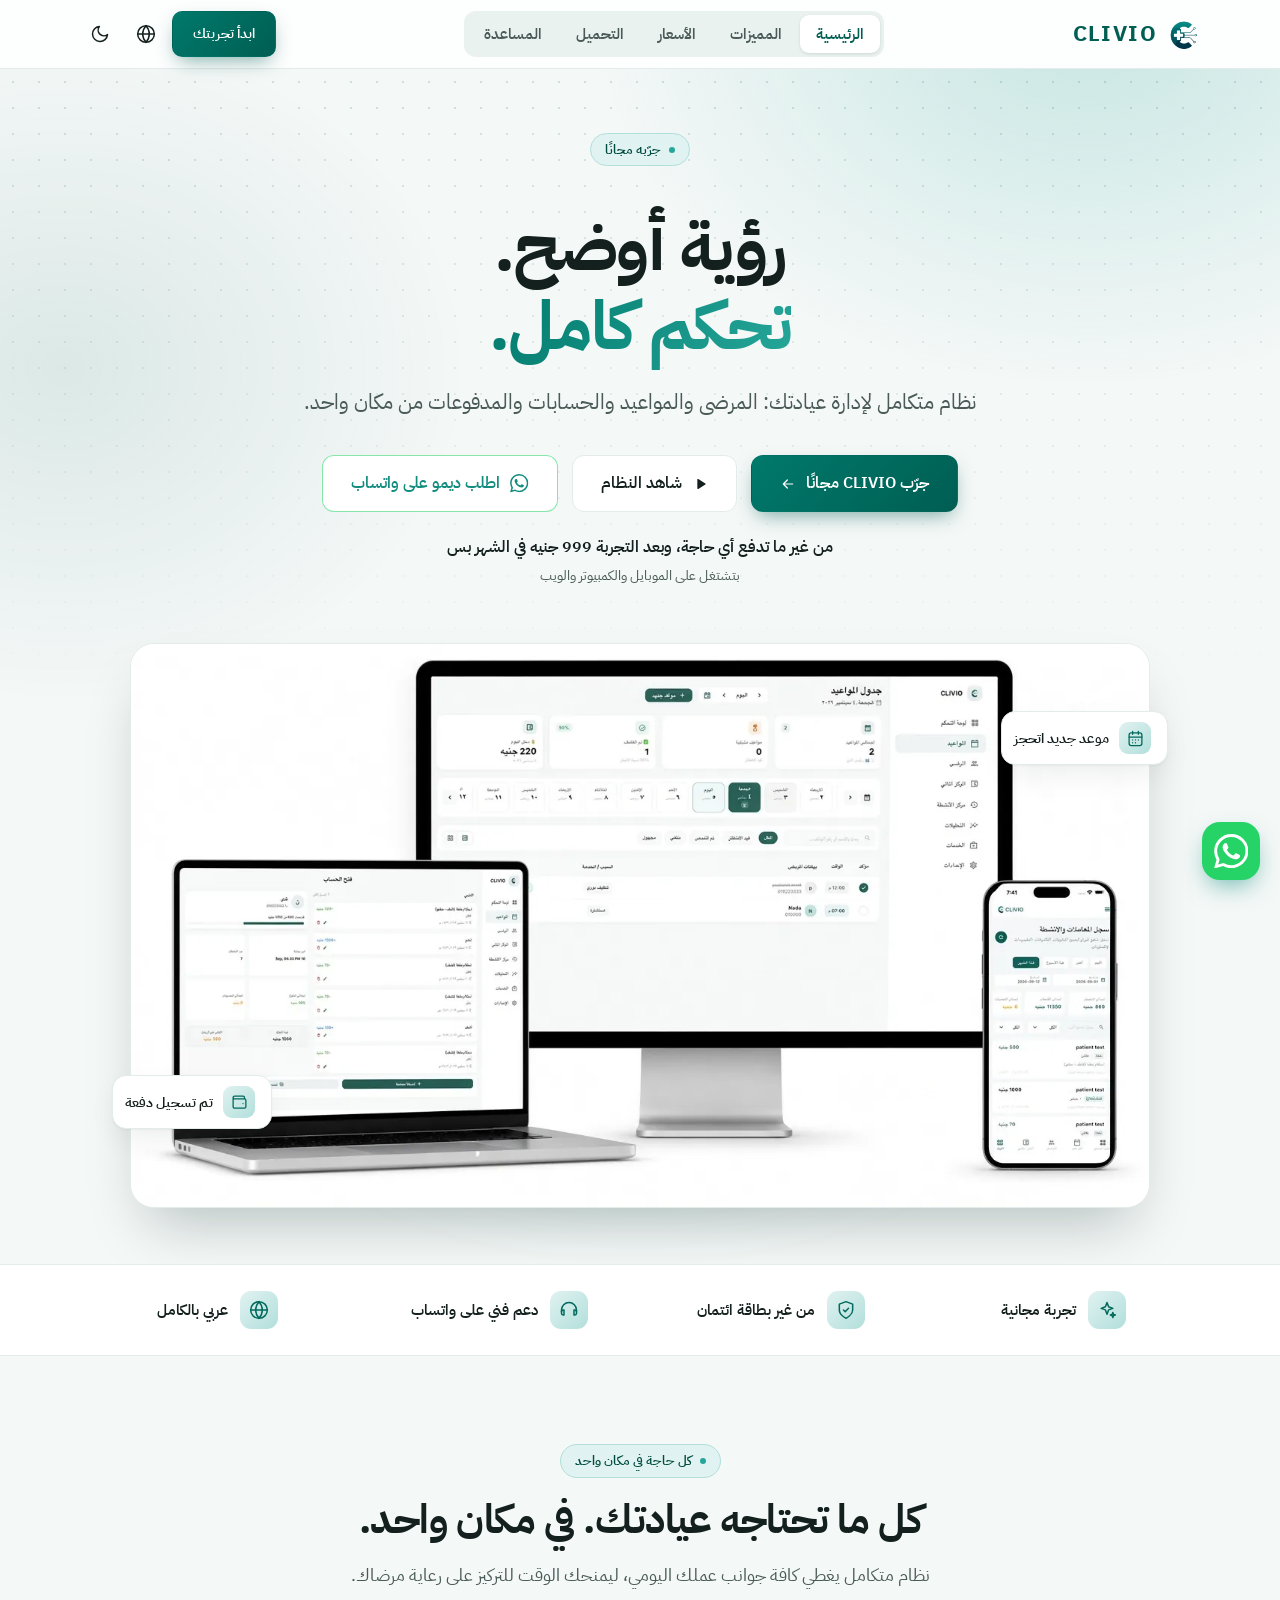
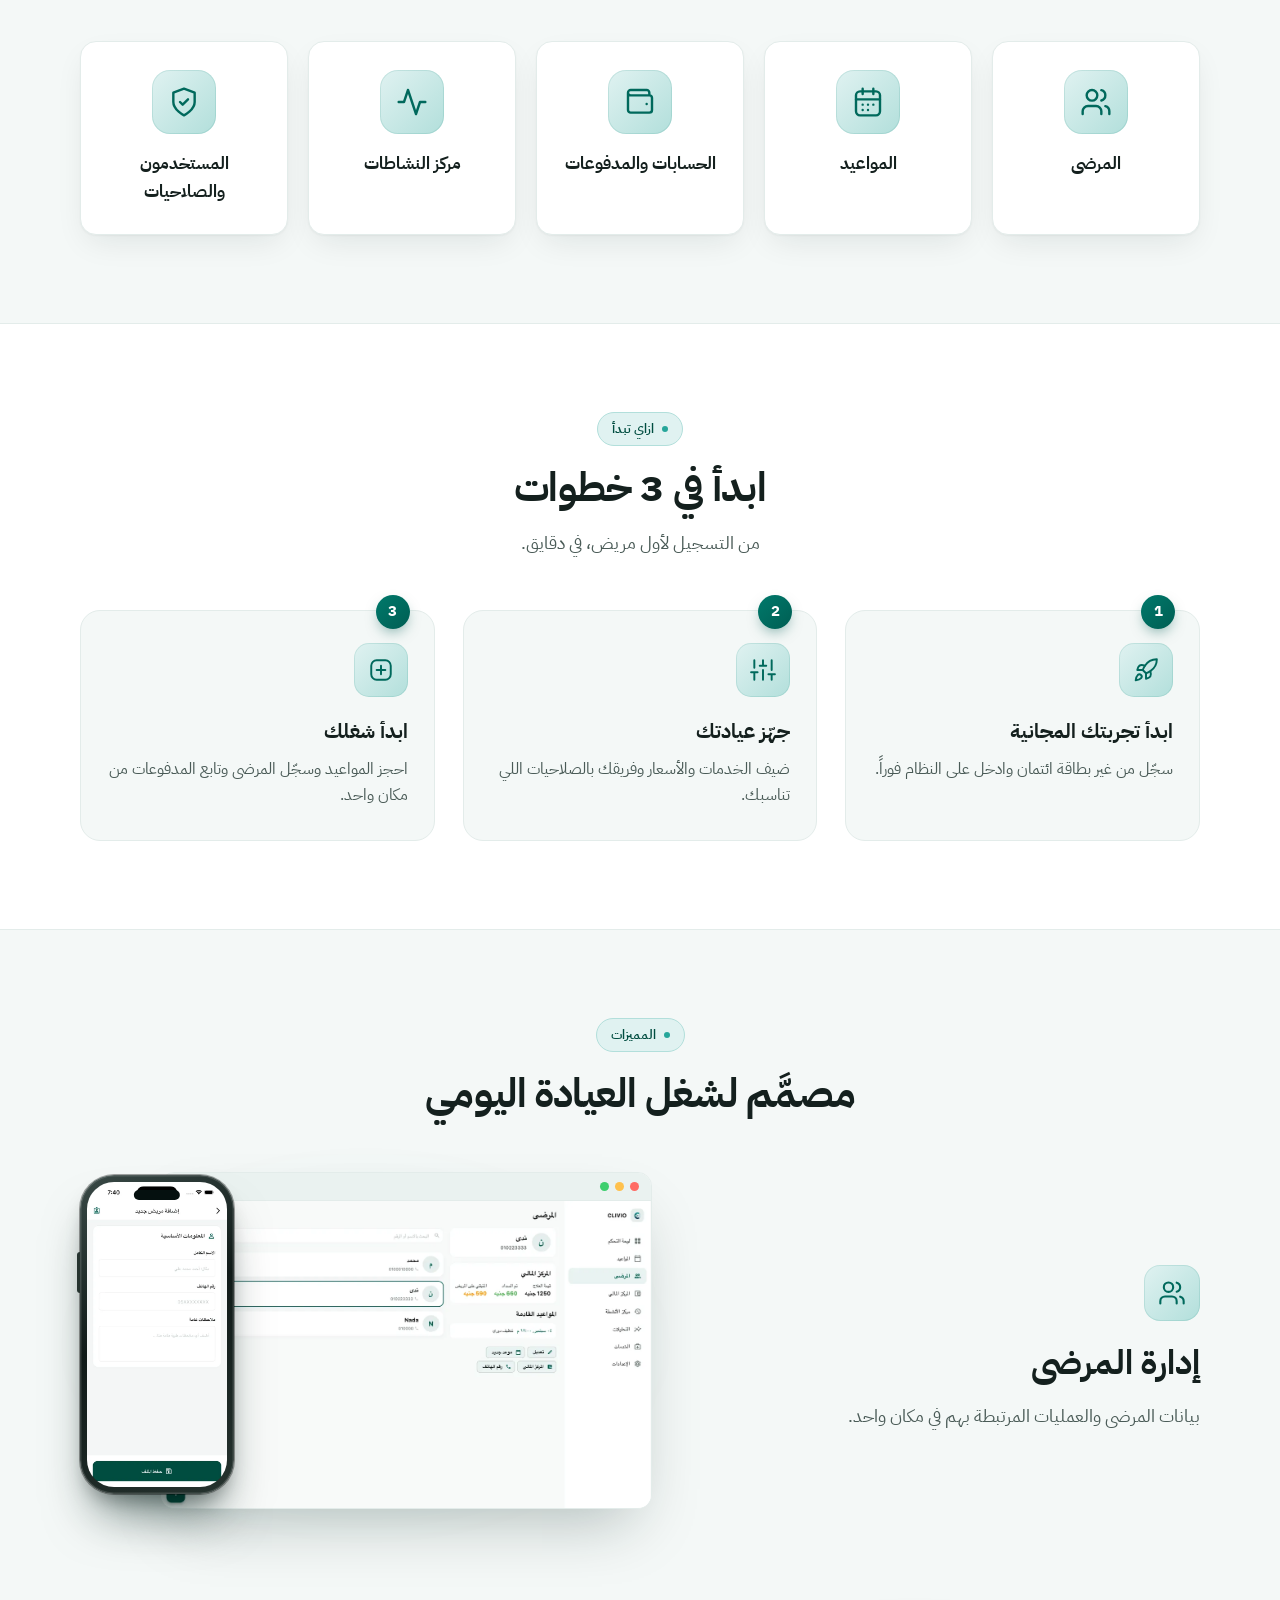
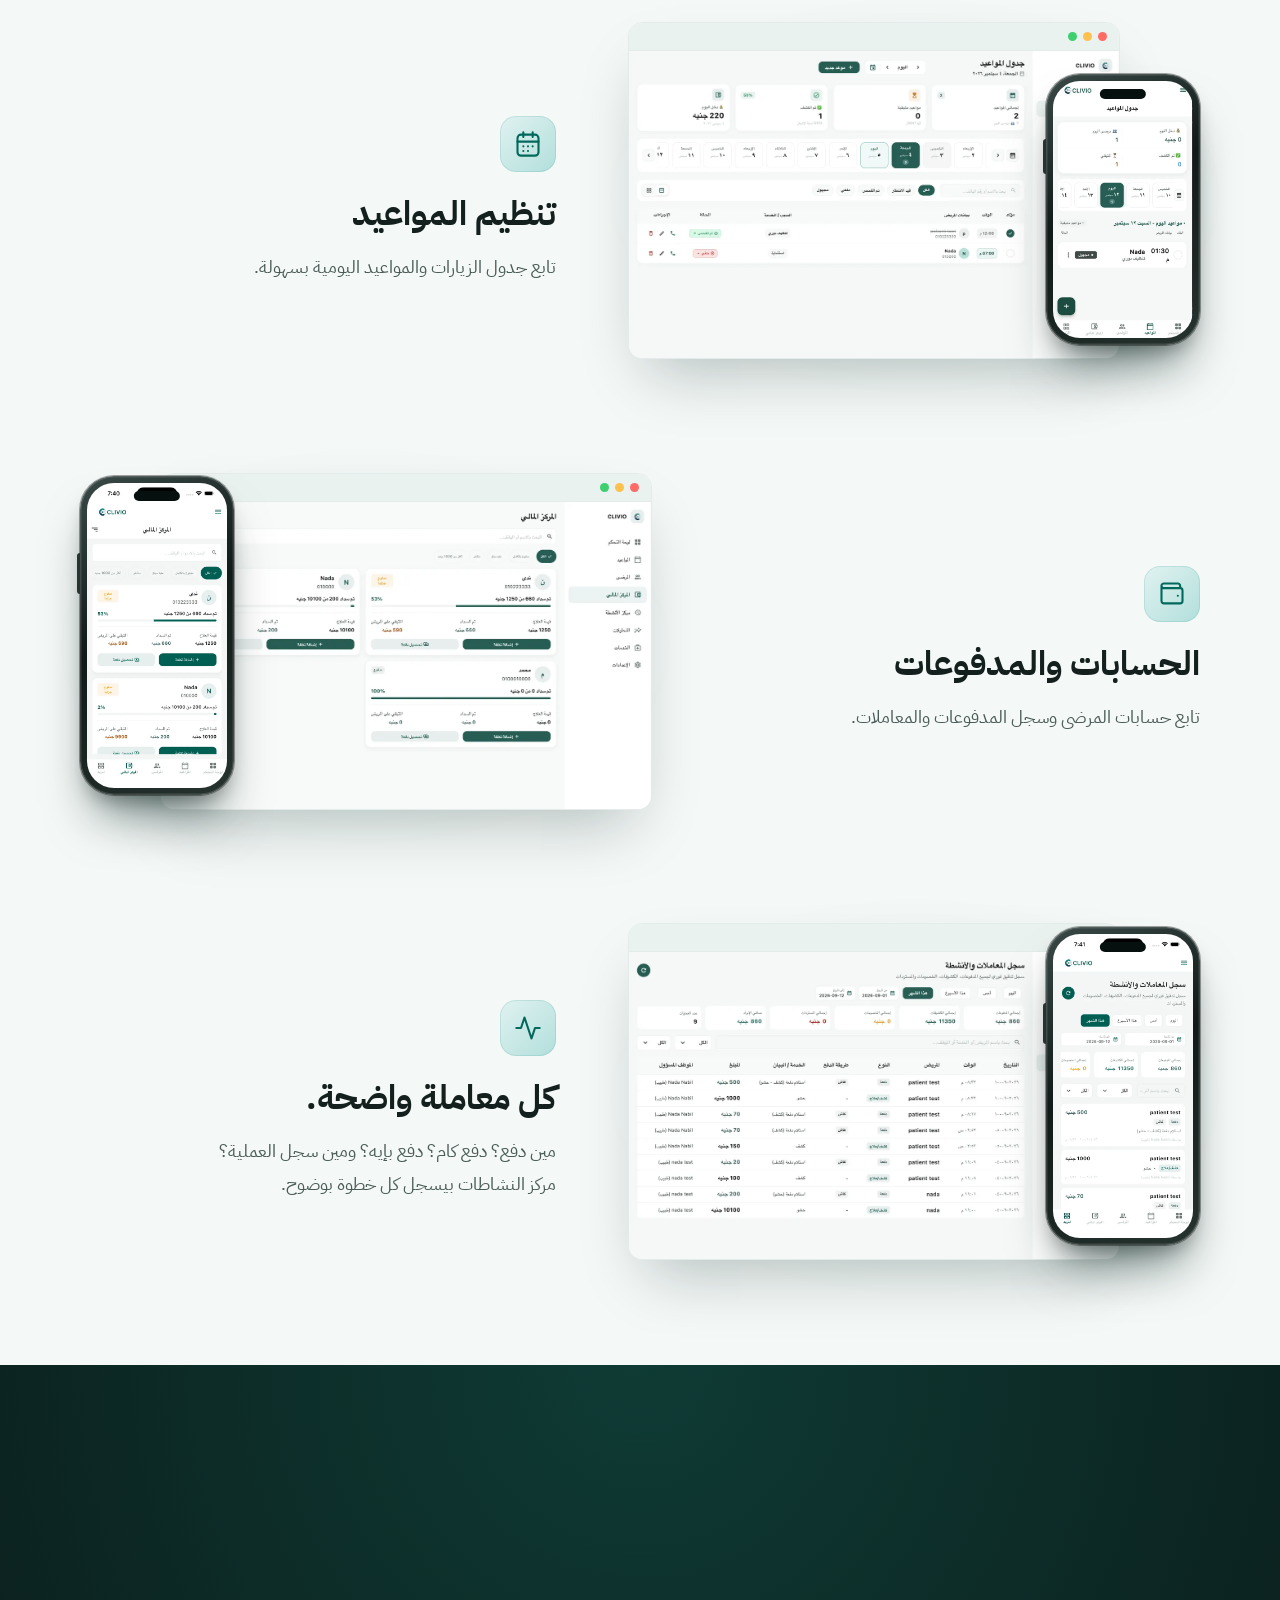
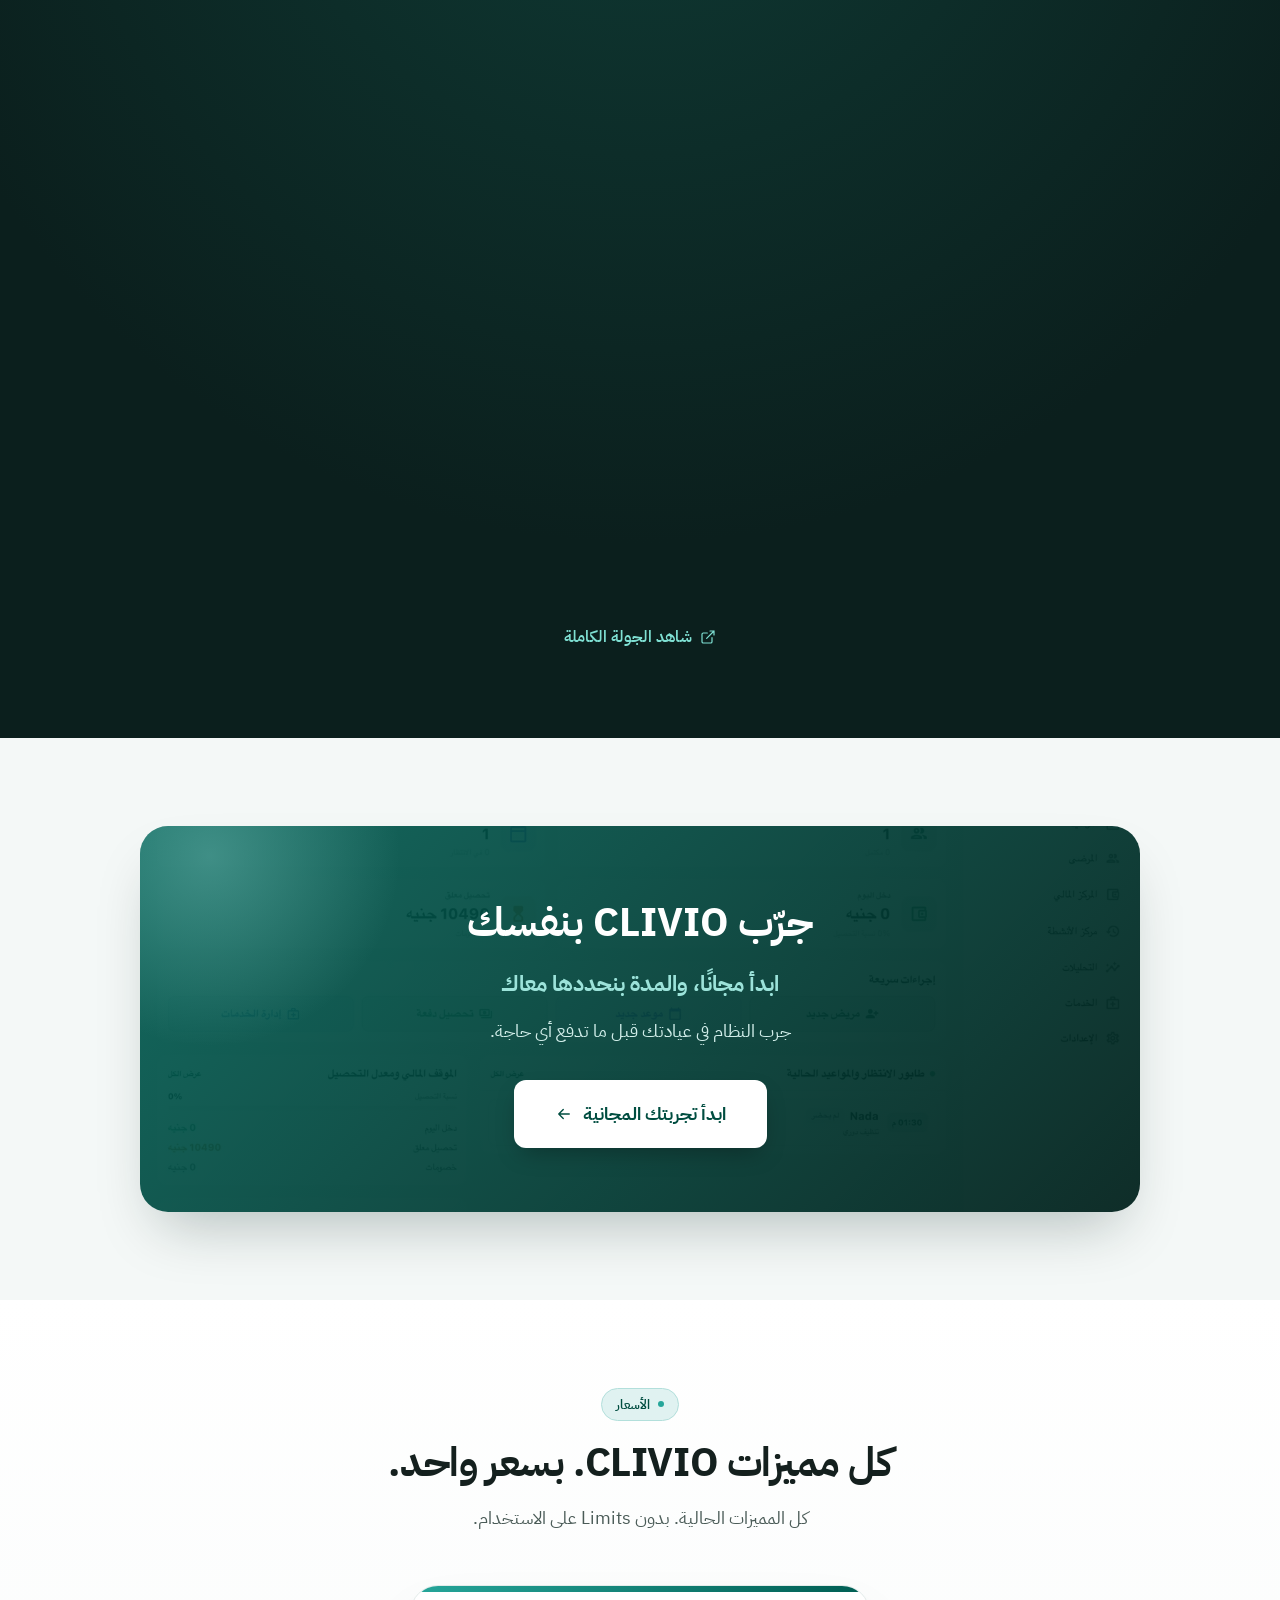
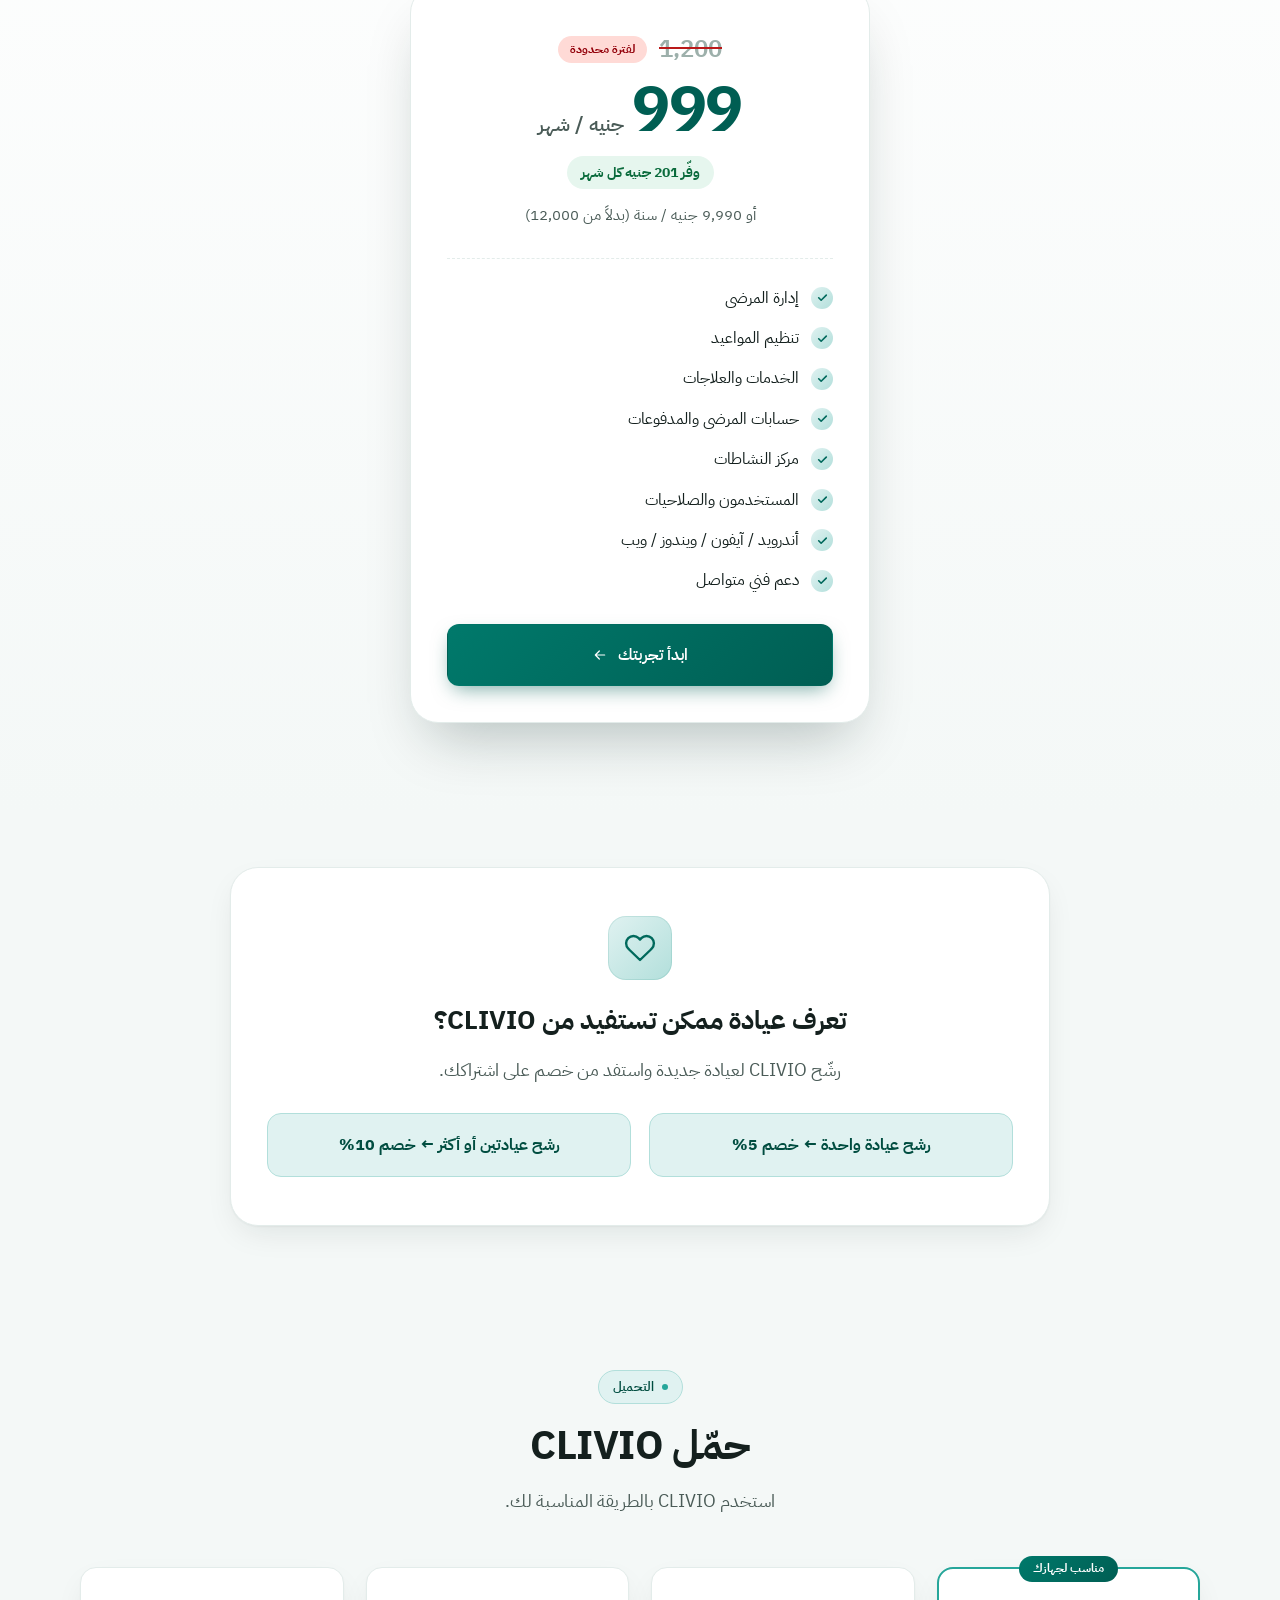
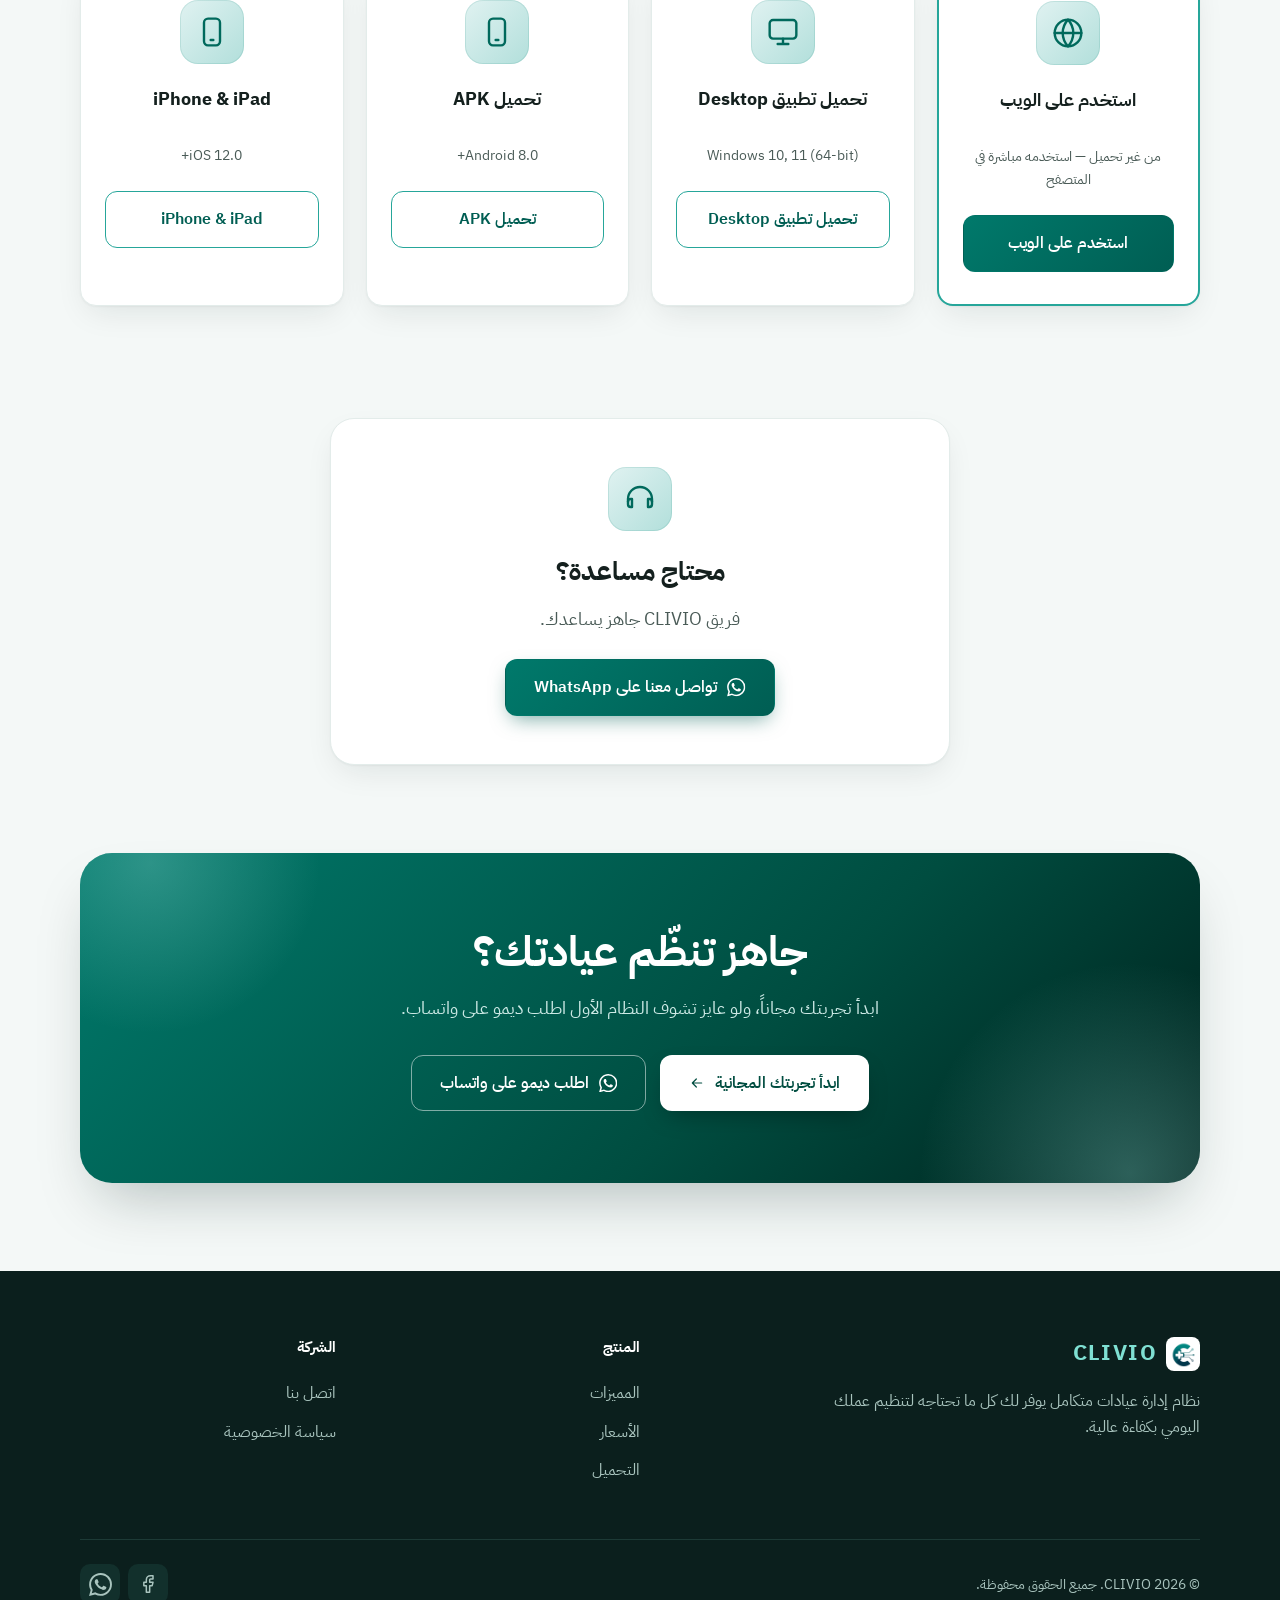
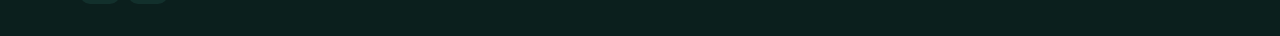
<file: index.html>
<!DOCTYPE html>
<html lang="ar" dir="rtl">
<head>
<meta charset="UTF-8">
<meta name="viewport" content="width=device-width, initial-scale=1">
<meta name="theme-color" content="#005E53">
<title>CLIVIO | نظام إدارة العيادات – مواعيد ومرضى وحسابات</title>
<meta name="description" content="CLIVIO نظام متكامل لإدارة العيادات: المرضى والمواعيد والحسابات والمدفوعات والفريق في مكان واحد. جرّبه مجانًا على الموبايل والكمبيوتر والويب.">
<link rel="canonical" href="https://nadanabill.github.io/clivio/">
<meta property="og:type" content="website">
<meta property="og:locale" content="ar_EG">
<meta property="og:site_name" content="CLIVIO">
<meta property="og:title" content="CLIVIO | نظام إدارة العيادات">
<meta property="og:description" content="المرضى والمواعيد والحسابات والمدفوعات في مكان واحد. جرّبه مجانًا.">
<meta property="og:url" content="https://nadanabill.github.io/clivio/">
<meta property="og:image" content="https://nadanabill.github.io/clivio/og-image.jpg">
<meta property="og:image:width" content="1200">
<meta property="og:image:height" content="630">
<meta name="twitter:card" content="summary_large_image">
<meta name="twitter:title" content="CLIVIO | نظام إدارة العيادات">
<meta name="twitter:description" content="المرضى والمواعيد والحسابات والمدفوعات في مكان واحد. جرّبه مجانًا.">
<meta name="twitter:image" content="https://nadanabill.github.io/clivio/og-image.jpg">
<link rel="icon" type="image/png" href="img/favicon.png">
<link rel="apple-touch-icon" href="icons/Icon-192.png">
<link rel="manifest" href="manifest.json">
<link rel="preload" href="fonts/plex-400.woff2" as="font" type="font/woff2" crossorigin>
<link rel="preload" href="fonts/plex-700.woff2" as="font" type="font/woff2" crossorigin>
<link rel="stylesheet" href="css/style.css">
<script>try{var t=localStorage.getItem('clivio-theme');if(t)document.documentElement.dataset.theme=t;var l=localStorage.getItem('clivio-lang');if(l==='en'){document.documentElement.lang='en';document.documentElement.dir='ltr'}}catch(e){}</script>
<script type="application/ld+json">
{"@context":"https://schema.org","@type":"SoftwareApplication","name":"CLIVIO","applicationCategory":"BusinessApplication","operatingSystem":"iOS, Android, Windows, Web","inLanguage":"ar","description":"نظام متكامل لإدارة العيادات: المرضى والمواعيد والحسابات والمدفوعات والفريق.","url":"https://nadanabill.github.io/clivio/","offers":{"@type":"Offer","price":"999","priceCurrency":"EGP"}}
</script>
</head>
<body>
<svg width="0" height="0" style="position:absolute" aria-hidden="true">
  <symbol id="i-wa" viewBox="0 0 24 24"><path d="M17.472 14.382c-.297-.149-1.758-.867-2.03-.967-.273-.099-.471-.148-.67.15-.197.297-.767.966-.94 1.164-.173.199-.347.223-.644.075-.297-.15-1.255-.463-2.39-1.475-.883-.788-1.48-1.761-1.653-2.059-.173-.297-.018-.458.13-.606.134-.133.298-.347.446-.52.149-.174.198-.298.298-.497.099-.198.05-.371-.025-.52-.075-.149-.669-1.612-.916-2.207-.242-.579-.487-.5-.669-.51-.173-.008-.371-.01-.57-.01-.198 0-.52.074-.792.372-.272.297-1.04 1.016-1.04 2.479 0 1.462 1.065 2.875 1.213 3.074.149.198 2.096 3.2 5.077 4.487.709.306 1.262.489 1.694.625.712.227 1.36.195 1.871.118.571-.085 1.758-.719 2.006-1.413.248-.694.248-1.289.173-1.413-.074-.124-.272-.198-.57-.347m-5.421 7.403h-.004a9.87 9.87 0 01-5.031-1.378l-.361-.214-3.741.982.998-3.648-.235-.374a9.86 9.86 0 01-1.51-5.26c.001-5.45 4.436-9.884 9.888-9.884 2.64 0 5.122 1.03 6.988 2.898a9.825 9.825 0 012.893 6.994c-.003 5.45-4.437 9.884-9.885 9.884m8.413-18.297A11.815 11.815 0 0012.05 0C5.495 0 .16 5.335.157 11.892c0 2.096.547 4.142 1.588 5.945L.057 24l6.305-1.654a11.882 11.882 0 005.683 1.448h.005c6.554 0 11.89-5.335 11.893-11.893a11.821 11.821 0 00-3.48-8.413Z" fill="currentColor" stroke="none"/></symbol>
  <symbol id="i-x" viewBox="0 0 24 24"><path d="M6 6l12 12M18 6 6 18"/></symbol>
  <symbol id="i-cross" viewBox="0 0 24 24"><rect x="3" y="3" width="18" height="18" rx="5"/><path d="M12 8v8M8 12h8"/></symbol>
  <symbol id="i-users" viewBox="0 0 24 24"><path d="M16 21v-2a4 4 0 0 0-4-4H6a4 4 0 0 0-4 4v2"/><circle cx="9" cy="7" r="4"/><path d="M22 21v-2a4 4 0 0 0-3-3.87M16 3.13a4 4 0 0 1 0 7.75"/></symbol>
  <symbol id="i-cal" viewBox="0 0 24 24"><rect x="3" y="4" width="18" height="18" rx="3"/><path d="M16 2v4M8 2v4M3 10h18M8 14h.01M12 14h.01M16 14h.01M8 18h.01M12 18h.01"/></symbol>
  <symbol id="i-wallet" viewBox="0 0 24 24"><path d="M19 7V5a2 2 0 0 0-2-2H5a2 2 0 0 0 0 4h14a2 2 0 0 1 2 2v9a2 2 0 0 1-2 2H5a2 2 0 0 1-2-2V5"/><path d="M17 13.5h.01"/></symbol>
  <symbol id="i-activity" viewBox="0 0 24 24"><path d="M22 12h-4l-3 9L9 3l-3 9H2"/></symbol>
  <symbol id="i-shield" viewBox="0 0 24 24"><path d="M12 22s8-4 8-10V5l-8-3-8 3v7c0 6 8 10 8 10z"/><path d="m9 12 2 2 4-4"/></symbol>
  <symbol id="i-check" viewBox="0 0 24 24"><path d="m5 12.5 4.5 4.5L19 7.5"/></symbol>
  <symbol id="i-globe" viewBox="0 0 24 24"><circle cx="12" cy="12" r="10"/><path d="M2 12h20M12 2a15.3 15.3 0 0 1 4 10 15.3 15.3 0 0 1-4 10 15.3 15.3 0 0 1-4-10 15.3 15.3 0 0 1 4-10z"/></symbol>
  <symbol id="i-moon" viewBox="0 0 24 24"><path d="M21 12.8A9 9 0 1 1 11.2 3a7 7 0 0 0 9.8 9.8z"/></symbol>
  <symbol id="i-sun" viewBox="0 0 24 24"><circle cx="12" cy="12" r="4"/><path d="M12 2v2M12 20v2M4.9 4.9l1.4 1.4M17.7 17.7l1.4 1.4M2 12h2M20 12h2M4.9 19.1l1.4-1.4M17.7 6.3l1.4-1.4"/></symbol>
  <symbol id="i-menu" viewBox="0 0 24 24"><path d="M4 7h16M4 12h16M4 17h16"/></symbol>
  <symbol id="i-play" viewBox="0 0 24 24"><path d="M8 5.5v13a1 1 0 0 0 1.5.9l10.5-6.5a1 1 0 0 0 0-1.8L9.5 4.6A1 1 0 0 0 8 5.5z" fill="currentColor" stroke="none"/></symbol>
  <symbol id="i-sparkle" viewBox="0 0 24 24"><path d="M12 3l1.9 5.1L19 10l-5.1 1.9L12 17l-1.9-5.1L5 10l5.1-1.9z"/><path d="M19 15l.8 2.2L22 18l-2.2.8L19 21l-.8-2.2L16 18l2.2-.8z"/></symbol>
  <symbol id="i-phone" viewBox="0 0 24 24"><rect x="6" y="2" width="12" height="20" rx="3"/><path d="M11 18h2"/></symbol>
  <symbol id="i-monitor" viewBox="0 0 24 24"><rect x="2" y="3" width="20" height="14" rx="2.5"/><path d="M8 21h8M12 17v4"/></symbol>
  <symbol id="i-headset" viewBox="0 0 24 24"><path d="M3 14v-2a9 9 0 0 1 18 0v2"/><path d="M21 16a2 2 0 0 1-2 2h-1v-6h1a2 2 0 0 1 2 2zM3 16a2 2 0 0 0 2 2h1v-6H5a2 2 0 0 0-2 2z"/></symbol>
  <symbol id="i-heart" viewBox="0 0 24 24"><path d="M20.8 4.6a5.5 5.5 0 0 0-7.8 0L12 5.7l-1-1.1a5.5 5.5 0 0 0-7.8 7.8l1 1.1L12 21l7.8-7.5 1-1.1a5.5 5.5 0 0 0 0-7.8z"/></symbol>
  <symbol id="i-fb" viewBox="0 0 24 24"><path d="M18 2h-3a5 5 0 0 0-5 5v3H7v4h3v8h4v-8h3l1-4h-4V7a1 1 0 0 1 1-1h3z"/></symbol>
  <symbol id="i-ext" viewBox="0 0 24 24"><path d="M18 13v6a2 2 0 0 1-2 2H5a2 2 0 0 1-2-2V8a2 2 0 0 1 2-2h6M15 3h6v6M10 14 21 3"/></symbol>
  <symbol id="i-arrow" viewBox="0 0 24 24"><path d="M5 12h14M13 6l6 6-6 6"/></symbol>
  <symbol id="i-rocket" viewBox="0 0 24 24"><path d="M4.5 16.5c-1.5 1.3-2 5-2 5s3.7-.5 5-2c.7-.8.7-2.1-.1-2.9a2.2 2.2 0 0 0-2.9-.1z"/><path d="m12 15-3-3a22 22 0 0 1 2-3.95A12.9 12.9 0 0 1 22 2c0 2.7-.8 7.5-6 11a22.4 22.4 0 0 1-4 2z"/><path d="M9 12H4s.55-3.03 2-4c1.62-1.08 5 0 5 0M12 15v5s3.03-.55 4-2c1.08-1.62 0-5 0-5"/></symbol>
  <symbol id="i-sliders" viewBox="0 0 24 24"><path d="M4 21v-7M4 10V3M12 21v-9M12 8V3M20 21v-5M20 12V3M1 14h6M9 8h6M17 16h6"/></symbol>
  <symbol id="i-smile" viewBox="0 0 24 24"><circle cx="12" cy="12" r="10"/><path d="M8 14s1.5 2 4 2 4-2 4-2M9 9h.01M15 9h.01"/></symbol>
</svg>

<header class="header">
  <div class="container">
    <a class="brand" href="#home" aria-label="CLIVIO"><img src="img/logo.webp" alt="" width="34" height="34"><span>CLIVIO</span></a>
    <nav class="nav" aria-label="Main">
      <a href="#home" data-i18n="home">الرئيسية</a>
      <a href="#features" data-i18n="features">المميزات</a>
      <a href="#pricing" data-i18n="pricing">الأسعار</a>
      <a href="#download" data-i18n="download">التحميل</a>
      <a href="#help" data-i18n="faq">المساعدة</a>
    </nav>
    <div class="actions">
      <a class="btn btn-primary btn-sm hdr-cta hide-m" href="https://clinic-management-system.nadanabil2307.workers.dev/" data-track="trial" data-i18n="start_free_trial">ابدأ تجربتك</a>
      <button class="icon-btn hide-m" data-act="lang" type="button" aria-label="Language"><svg class="icon"><use href="#i-globe"/></svg></button>
      <button class="icon-btn hide-m" data-act="theme" type="button" aria-label="Theme"><svg class="icon moon"><use href="#i-moon"/></svg><svg class="icon sun"><use href="#i-sun"/></svg></button>
      <button class="menu-btn" id="menu-btn" type="button" aria-label="Menu"><svg class="icon"><use href="#i-menu"/></svg></button>
    </div>
  </div>
</header>

<div class="drawer" id="drawer">
  <div class="drawer-panel">
    <div class="drawer-top">
      <a class="brand" href="#home"><img src="img/logo.webp" alt="" width="30" height="30"><span>CLIVIO</span></a>
      <button class="icon-btn" id="drawer-close" type="button" aria-label="Close"><svg class="icon"><use href="#i-x"/></svg></button>
    </div>
    <a class="item" href="#home"><span class="ico"><svg class="icon"><use href="#i-cross"/></svg></span><span data-i18n="home">الرئيسية</span></a>
    <a class="item" href="#features"><span class="ico"><svg class="icon"><use href="#i-sparkle"/></svg></span><span data-i18n="features">المميزات</span></a>
    <a class="item" href="#pricing"><span class="ico"><svg class="icon"><use href="#i-wallet"/></svg></span><span data-i18n="pricing">الأسعار</span></a>
    <a class="item" href="#download"><span class="ico"><svg class="icon"><use href="#i-phone"/></svg></span><span data-i18n="download">التحميل</span></a>
    <a class="item" href="#help"><span class="ico"><svg class="icon"><use href="#i-headset"/></svg></span><span data-i18n="faq">المساعدة</span></a>
    <div class="drawer-tools">
      <button class="tool" data-act="lang" type="button"><svg class="icon"><use href="#i-globe"/></svg><span data-i18n="lang_name">English</span></button>
      <button class="tool" data-act="theme" type="button"><svg class="icon moon"><use href="#i-moon"/></svg><svg class="icon sun"><use href="#i-sun"/></svg><span data-i18n="theme_name">الوضع الليلي / النهاري</span></button>
    </div>
    <a class="btn btn-primary btn-block" style="margin-top:14px" href="https://clinic-management-system.nadanabil2307.workers.dev/" data-track="trial"><span data-i18n="start_free_trial">ابدأ تجربتك</span><svg class="icon arr"><use href="#i-arrow"/></svg></a>
  </div>
</div>

<main>
<section class="hero" id="home">
  <div class="container">
    <span class="eyebrow"><span data-i18n="hero_label">جرّبه مجانًا</span></span>
    <h1 data-i18n="hero_title">رؤية أوضح.<br><span class="grad">تحكم كامل.</span></h1>
    <p class="sub" data-i18n="hero_subtitle_1">نظام متكامل لإدارة عيادتك: المرضى والمواعيد والحسابات والمدفوعات من مكان واحد.</p>
    <div class="cta-row">
      <a class="btn btn-primary" href="https://clinic-management-system.nadanabil2307.workers.dev/" data-track="trial"><span data-i18n="hero_cta_primary">جرّب CLIVIO مجانًا</span><svg class="icon arr"><use href="#i-arrow"/></svg></a>
      <a class="btn btn-outline" href="#video"><svg class="icon"><use href="#i-play"/></svg><span data-i18n="hero_cta_secondary">شاهد النظام</span></a>
      <a class="btn btn-wa js-wa" href="https://wa.me/201042438799?text=%D8%A3%D9%87%D9%84%D8%A7%D9%8B%D8%8C%20%D8%B9%D8%A7%D9%8A%D8%B2%20%D8%A3%D8%B9%D8%B1%D9%81%20%D8%A3%D9%83%D8%AA%D8%B1%20%D8%B9%D9%86%20CLIVIO%20%D9%88%D8%A3%D8%B7%D9%84%D8%A8%20%D8%AF%D9%8A%D9%85%D9%88" data-track="lead" target="_blank" rel="noopener"><svg class="icon wa" aria-hidden="true"><use href="#i-wa"/></svg><span data-i18n="hero_cta_demo">اطلب ديمو على واتساب</span></a>
    </div>
    <p class="trust" data-i18n="hero_trust">من غير ما تدفع أي حاجة، وبعد التجربة 999 جنيه في الشهر بس</p>
    <p class="platforms" data-i18n="hero_platforms">بتشتغل على الموبايل والكمبيوتر والويب</p>
    <div class="stage">
      <div class="chip c1"><span class="ico"><svg class="icon"><use href="#i-cal"/></svg></span><span data-i18n="chip_1">موعد جديد اتحجز</span></div>
      <div class="hero-shot"><img src="img/hero.webp" width="1360" height="752" alt="لوحة تحكم CLIVIO على الكمبيوتر والتابلت والموبايل" fetchpriority="high"></div>
      <div class="chip c2"><span class="ico"><svg class="icon"><use href="#i-wallet"/></svg></span><span data-i18n="chip_2">تم تسجيل دفعة</span></div>
    </div>
  </div>
</section>

<div class="strip-wrap">
  <div class="container strip" style="display:grid">
    <div class="it"><span class="ico"><svg class="icon"><use href="#i-sparkle"/></svg></span><span data-i18n="trust_1">تجربة مجانية</span></div>
    <div class="it"><span class="ico"><svg class="icon"><use href="#i-shield"/></svg></span><span data-i18n="trust_2">من غير بطاقة ائتمان</span></div>
    <div class="it"><span class="ico"><svg class="icon"><use href="#i-headset"/></svg></span><span data-i18n="trust_3">دعم فني على واتساب</span></div>
    <div class="it"><span class="ico"><svg class="icon"><use href="#i-globe"/></svg></span><span data-i18n="trust_4">عربي بالكامل</span></div>
  </div>
</div>

<section id="value">
  <div class="container">
    <div class="head reveal">
      <span class="eyebrow" data-i18n="eyebrow_value">كل حاجة في مكان واحد</span>
      <h2 class="section-title" data-i18n="value_title">كل ما تحتاجه عيادتك. في مكان واحد.</h2>
      <p class="section-sub" data-i18n="value_subtitle">نظام متكامل يغطي كافة جوانب عملك اليومي، ليمنحك الوقت للتركيز على رعاية مرضاك.</p>
    </div>
    <div class="cards">
      <div class="cap reveal" style="--d:.0s"><span class="badge-ico"><svg class="icon"><use href="#i-users"/></svg></span><span data-i18n="value_patients">المرضى</span></div>
      <div class="cap reveal" style="--d:.07s"><span class="badge-ico"><svg class="icon"><use href="#i-cal"/></svg></span><span data-i18n="value_appointments">المواعيد</span></div>
      <div class="cap reveal" style="--d:.14s"><span class="badge-ico"><svg class="icon"><use href="#i-wallet"/></svg></span><span data-i18n="value_accounts">الحسابات والمدفوعات</span></div>
      <div class="cap reveal" style="--d:.21s"><span class="badge-ico"><svg class="icon"><use href="#i-activity"/></svg></span><span data-i18n="value_activity">مركز النشاطات</span></div>
      <div class="cap reveal" style="--d:.28s"><span class="badge-ico"><svg class="icon"><use href="#i-shield"/></svg></span><span data-i18n="value_users">المستخدمون والصلاحيات</span></div>
    </div>
  </div>
</section>

<section class="how" id="how">
  <div class="container">
    <div class="head reveal">
      <span class="eyebrow" data-i18n="eyebrow_how">ازاي تبدأ</span>
      <h2 class="section-title" data-i18n="how_title">ابدأ في 3 خطوات</h2>
      <p class="section-sub" data-i18n="how_sub">من التسجيل لأول مريض، في دقايق.</p>
    </div>
    <div class="steps">
      <div class="step reveal"><span class="n">1</span><span class="badge-ico"><svg class="icon"><use href="#i-rocket"/></svg></span><h3 data-i18n="step_1_t">ابدأ تجربتك المجانية</h3><p data-i18n="step_1_d">سجّل من غير بطاقة ائتمان وادخل على النظام فوراً.</p></div>
      <div class="step reveal" style="--d:.1s"><span class="n">2</span><span class="badge-ico"><svg class="icon"><use href="#i-sliders"/></svg></span><h3 data-i18n="step_2_t">جهّز عيادتك</h3><p data-i18n="step_2_d">ضيف الخدمات والأسعار وفريقك بالصلاحيات اللي تناسبك.</p></div>
      <div class="step reveal" style="--d:.2s"><span class="n">3</span><span class="badge-ico"><svg class="icon"><use href="#i-cross"/></svg></span><h3 data-i18n="step_3_t">ابدأ شغلك</h3><p data-i18n="step_3_d">احجز المواعيد وسجّل المرضى وتابع المدفوعات من مكان واحد.</p></div>
    </div>
  </div>
</section>

<section id="features">
  <div class="container">
    <div class="head reveal">
      <span class="eyebrow" data-i18n="eyebrow_features">المميزات</span>
      <h2 class="section-title" data-i18n="features_title">مصمَّم لشغل العيادة اليومي</h2>
    </div>
    <div class="feature">
      <div class="text reveal"><span class="badge-ico"><svg class="icon"><use href="#i-users"/></svg></span><h3 data-i18n="showcase_patients_title">إدارة المرضى</h3><p data-i18n="showcase_patients_desc">بيانات المرضى والعمليات المرتبطة بهم في مكان واحد.</p></div>
      <div class="shots reveal"><div class="desk"><div class="bar"><i></i><i></i><i></i></div><img loading="lazy" src="img/patients.webp" width="1200" height="753" alt=""></div><div class="phone"><img loading="lazy" src="img/m-patients.webp" width="500" height="1086" alt=""></div></div>
    </div>
    <div class="feature rev">
      <div class="text reveal"><span class="badge-ico"><svg class="icon"><use href="#i-cal"/></svg></span><h3 data-i18n="showcase_appointments_title">تنظيم المواعيد</h3><p data-i18n="showcase_appointments_desc">تابع جدول الزيارات والمواعيد اليومية بسهولة.</p></div>
      <div class="shots reveal"><div class="desk"><div class="bar"><i></i><i></i><i></i></div><img loading="lazy" src="img/appointments.webp" width="1200" height="753" alt=""></div><div class="phone"><img loading="lazy" src="img/m-appointments.webp" width="500" height="916" alt=""></div></div>
    </div>
    <div class="feature">
      <div class="text reveal"><span class="badge-ico"><svg class="icon"><use href="#i-wallet"/></svg></span><h3 data-i18n="showcase_accounts_title">الحسابات والمدفوعات</h3><p data-i18n="showcase_accounts_desc">تابع حسابات المرضى وسجل المدفوعات والمعاملات.</p></div>
      <div class="shots reveal"><div class="desk"><div class="bar"><i></i><i></i><i></i></div><img loading="lazy" src="img/accounts.webp" width="1200" height="753" alt=""></div><div class="phone"><img loading="lazy" src="img/m-accounts.webp" width="500" height="1086" alt=""></div></div>
    </div>
    <div class="feature rev">
      <div class="text reveal"><span class="badge-ico"><svg class="icon"><use href="#i-activity"/></svg></span><h3 data-i18n="showcase_activity_title">كل معاملة واضحة.</h3><p data-i18n="showcase_activity_desc">مين دفع؟ دفع كام؟ دفع بإيه؟ ومين سجل العملية؟<br>مركز النشاطات بيسجل كل خطوة بوضوح.</p></div>
      <div class="shots reveal"><div class="desk"><div class="bar"><i></i><i></i><i></i></div><img loading="lazy" src="img/activity.webp" width="1200" height="753" alt=""></div><div class="phone"><img loading="lazy" src="img/m-activity.webp" width="500" height="1086" alt=""></div></div>
    </div>
  </div>
</section>

<section class="video" id="video">
  <div class="container">
    <div class="head reveal">
      <span class="eyebrow" data-i18n="eyebrow_video">شوف بنفسك</span>
      <h2 class="section-title" data-i18n="video_title">شوف CLIVIO وهو شغال</h2>
      <p class="section-sub" data-i18n="video_subtitle">بدل ما نكتفي بالكلام، شوف النظام بالكامل في جولة عملية.</p>
    </div>
    <div class="player reveal" id="player">
      <button class="facade" id="play-btn" type="button" aria-label="Play"><span class="play"><svg class="icon" style="width:.9em;height:.9em"><use href="#i-play"/></svg></span></button>
    </div>
    <div class="video-link"><a href="https://youtu.be/cVwAXD7NJ5g" target="_blank" rel="noopener"><svg class="icon"><use href="#i-ext"/></svg><span data-i18n="video_cta">شاهد الجولة الكاملة</span></a></div>
  </div>
</section>

<section id="trial">
  <div class="container">
    <div class="trial-box reveal">
      <h2 data-i18n="free_trial_title">جرّب CLIVIO بنفسك</h2>
      <div class="big" data-i18n="free_trial_subtitle">ابدأ مجانًا، والمدة بنحددها معاك</div>
      <p class="d" data-i18n="free_trial_desc">جرب النظام في عيادتك قبل ما تدفع أي حاجة.</p>
      <a class="btn btn-white" href="https://clinic-management-system.nadanabil2307.workers.dev/" data-track="trial"><span data-i18n="free_trial_cta">ابدأ تجربتك المجانية</span><svg class="icon arr"><use href="#i-arrow"/></svg></a>
    </div>
  </div>
</section>

<section class="pricing" id="pricing">
  <div class="container">
    <div class="head reveal">
      <span class="eyebrow" data-i18n="eyebrow_pricing">الأسعار</span>
      <h2 class="section-title" data-i18n="pricing_title">كل مميزات CLIVIO. بسعر واحد.</h2>
      <p class="section-sub" data-i18n="pricing_subtitle">كل المميزات الحالية. بدون Limits على الاستخدام.</p>
    </div>
    <div class="price-card reveal">
      <div class="old-row"><span class="old">1,200</span><span class="badge" data-i18n="pricing_limited">لفترة محدودة</span></div>
      <div class="price"><span class="n">999</span><span class="u" data-i18n="pricing_monthly">جنيه / شهر</span></div>
      <span class="save" data-i18n="pricing_save">وفّر 201 جنيه كل شهر</span>
      <p class="yearly" data-i18n="pricing_yearly_line">أو 9,990 جنيه / سنة (بدلاً من 12,000)</p>
      <ul class="bullets">
        <li><span class="tick"><svg class="icon"><use href="#i-check"/></svg></span><span data-i18n="pricing_feature_1">إدارة المرضى</span></li>
        <li><span class="tick"><svg class="icon"><use href="#i-check"/></svg></span><span data-i18n="pricing_feature_2">تنظيم المواعيد</span></li>
        <li><span class="tick"><svg class="icon"><use href="#i-check"/></svg></span><span data-i18n="pricing_feature_3">الخدمات والعلاجات</span></li>
        <li><span class="tick"><svg class="icon"><use href="#i-check"/></svg></span><span data-i18n="pricing_feature_4">حسابات المرضى والمدفوعات</span></li>
        <li><span class="tick"><svg class="icon"><use href="#i-check"/></svg></span><span data-i18n="pricing_feature_5">مركز النشاطات</span></li>
        <li><span class="tick"><svg class="icon"><use href="#i-check"/></svg></span><span data-i18n="pricing_feature_6">المستخدمون والصلاحيات</span></li>
        <li><span class="tick"><svg class="icon"><use href="#i-check"/></svg></span><span data-i18n="pricing_feature_7">أندرويد / آيفون / ويندوز / ويب</span></li>
        <li><span class="tick"><svg class="icon"><use href="#i-check"/></svg></span><span data-i18n="pricing_feature_8">دعم فني متواصل</span></li>
      </ul>
      <a class="btn btn-primary btn-block" style="padding-block:17px" href="https://clinic-management-system.nadanabil2307.workers.dev/" data-track="trial"><span data-i18n="start_free_trial">ابدأ تجربتك</span><svg class="icon arr"><use href="#i-arrow"/></svg></a>
    </div>
  </div>
</section>

<section id="referral" style="padding-block:56px">
  <div class="container">
    <div class="ref-box reveal">
      <span class="badge-ico"><svg class="icon"><use href="#i-heart"/></svg></span>
      <h2 data-i18n="referral_title">تعرف عيادة ممكن تستفيد من CLIVIO؟</h2>
      <p data-i18n="referral_subtitle">رشّح CLIVIO لعيادة جديدة واستفد من خصم على اشتراكك.</p>
      <div class="rules"><div class="rule" data-i18n="referral_1">رشح عيادة واحدة ← خصم 5%</div><div class="rule" data-i18n="referral_2">رشح عيادتين أو أكثر ← خصم 10%</div></div>
    </div>
  </div>
</section>

<section id="download">
  <div class="container">
    <div class="head reveal">
      <span class="eyebrow" data-i18n="eyebrow_download">التحميل</span>
      <h2 class="section-title" data-i18n="download_title">حمّل CLIVIO</h2>
      <p class="section-sub" data-i18n="download_subtitle">استخدم CLIVIO بالطريقة المناسبة لك.</p>
    </div>
    <div class="dl-grid">
      <div class="dl reveal" data-platform="web"><span class="badge-ico"><svg class="icon"><use href="#i-globe"/></svg></span><h3 data-i18n="download_web">استخدم على الويب</h3><small data-i18n="download_web_desc">من غير تحميل — استخدمه مباشرة في المتصفح</small><a class="btn" href="https://clinic-management-system.nadanabil2307.workers.dev/" data-track="trial" data-i18n="download_web">استخدم على الويب</a></div>
      <div class="dl reveal" style="--d:.07s" data-platform="windows"><span class="badge-ico"><svg class="icon"><use href="#i-monitor"/></svg></span><h3 data-i18n="download_windows">تحميل تطبيق Desktop</h3><small>Windows 10, 11 (64-bit)</small><a class="btn" href="https://github.com/nadanabill/clivio/releases/latest/download/CLIVIO-Setup-1.0.0.exe" data-track="download" data-i18n="download_windows">تحميل تطبيق Desktop</a></div>
      <div class="dl reveal" style="--d:.14s" data-platform="android"><span class="badge-ico"><svg class="icon"><use href="#i-phone"/></svg></span><h3 id="android-title" data-i18n="download_android">تحميل APK</h3><small>Android 8.0+</small><a class="btn" id="android-btn" href="https://github.com/nadanabill/clivio/releases/latest/download/app-release.apk" data-track="download" data-i18n="download_android">تحميل APK</a></div>
      <div class="dl reveal" style="--d:.21s" data-platform="ios"><span class="badge-ico"><svg class="icon"><use href="#i-phone"/></svg></span><h3 data-i18n="download_ios">iPhone &amp; iPad</h3><small>iOS 12.0+</small><a class="btn" href="https://apps.apple.com/eg/app/clivio/id6812133865" data-track="download" target="_blank" rel="noopener" data-i18n="download_ios">iPhone &amp; iPad</a></div>
    </div>
  </div>
</section>

<section id="help" style="padding-top:24px">
  <div class="container">
    <div class="support-box reveal">
      <span class="badge-ico"><svg class="icon"><use href="#i-headset"/></svg></span>
      <h2 data-i18n="support_title">محتاج مساعدة؟</h2>
      <p data-i18n="support_subtitle">فريق CLIVIO جاهز يساعدك.</p>
      <a class="btn btn-primary js-wa" href="https://wa.me/201042438799?text=%D8%A3%D9%87%D9%84%D8%A7%D9%8B%D8%8C%20%D8%B9%D8%A7%D9%8A%D8%B2%20%D8%A3%D8%B9%D8%B1%D9%81%20%D8%A3%D9%83%D8%AA%D8%B1%20%D8%B9%D9%86%20CLIVIO%20%D9%88%D8%A3%D8%B7%D9%84%D8%A8%20%D8%AF%D9%8A%D9%85%D9%88" data-track="lead" target="_blank" rel="noopener"><svg class="icon wa" aria-hidden="true"><use href="#i-wa"/></svg><span data-i18n="contact_whatsapp">تواصل معنا على WhatsApp</span></a>
    </div>
  </div>
</section>

<section class="final">
  <div class="container">
    <div class="final-box reveal">
      <h2 data-i18n="cta_title">جاهز تنظّم عيادتك؟</h2>
      <p data-i18n="cta_sub">ابدأ تجربتك مجاناً، ولو عايز تشوف النظام الأول اطلب ديمو على واتساب.</p>
      <div class="cta-row">
        <a class="btn btn-white" href="https://clinic-management-system.nadanabil2307.workers.dev/" data-track="trial"><span data-i18n="free_trial_cta">ابدأ تجربتك المجانية</span><svg class="icon arr"><use href="#i-arrow"/></svg></a>
        <a class="btn btn-ghost js-wa" href="https://wa.me/201042438799?text=%D8%A3%D9%87%D9%84%D8%A7%D9%8B%D8%8C%20%D8%B9%D8%A7%D9%8A%D8%B2%20%D8%A3%D8%B9%D8%B1%D9%81%20%D8%A3%D9%83%D8%AA%D8%B1%20%D8%B9%D9%86%20CLIVIO%20%D9%88%D8%A3%D8%B7%D9%84%D8%A8%20%D8%AF%D9%8A%D9%85%D9%88" data-track="lead" target="_blank" rel="noopener"><svg class="icon wa" aria-hidden="true"><use href="#i-wa"/></svg><span data-i18n="hero_cta_demo">اطلب ديمو على واتساب</span></a>
      </div>
    </div>
  </div>
</section>
</main>

<footer>
  <div class="container">
    <div class="foot">
      <div>
        <div class="brand"><img src="img/logo.webp" alt="" width="28" height="28"><span>CLIVIO</span></div>
        <p class="d" data-i18n="footer_desc">نظام إدارة عيادات متكامل يوفر لك كل ما تحتاجه لتنظيم عملك اليومي بكفاءة عالية.</p>
      </div>
      <div>
        <h4 data-i18n="footer_product">المنتج</h4>
        <ul>
          <li><a href="#features" data-i18n="features">المميزات</a></li>
          <li><a href="#pricing" data-i18n="pricing">الأسعار</a></li>
          <li><a href="#download" data-i18n="download">التحميل</a></li>
        </ul>
      </div>
      <div>
        <h4 data-i18n="footer_company">الشركة</h4>
        <ul>
          <li><a class="js-wa" href="https://wa.me/201042438799?text=%D8%A3%D9%87%D9%84%D8%A7%D9%8B%D8%8C%20%D8%B9%D8%A7%D9%8A%D8%B2%20%D8%A3%D8%B9%D8%B1%D9%81%20%D8%A3%D9%83%D8%AA%D8%B1%20%D8%B9%D9%86%20CLIVIO%20%D9%88%D8%A3%D8%B7%D9%84%D8%A8%20%D8%AF%D9%8A%D9%85%D9%88" data-track="lead" target="_blank" rel="noopener" data-i18n="footer_contact">اتصل بنا</a></li>
          <li><a href="privacy_policy.html" data-i18n="footer_privacy">سياسة الخصوصية</a></li>
        </ul>
      </div>
    </div>
    <div class="bottom">
      <span data-i18n="copyright">© 2026 CLIVIO. جميع الحقوق محفوظة.</span>
      <div class="social">
        <a href="https://www.facebook.com/profile.php?id=61593743169189" target="_blank" rel="noopener" aria-label="Facebook"><svg class="icon"><use href="#i-fb"/></svg></a>
        <a class="js-wa" href="https://wa.me/201042438799?text=%D8%A3%D9%87%D9%84%D8%A7%D9%8B%D8%8C%20%D8%B9%D8%A7%D9%8A%D8%B2%20%D8%A3%D8%B9%D8%B1%D9%81%20%D8%A3%D9%83%D8%AA%D8%B1%20%D8%B9%D9%86%20CLIVIO%20%D9%88%D8%A3%D8%B7%D9%84%D8%A8%20%D8%AF%D9%8A%D9%85%D9%88" data-track="lead" target="_blank" rel="noopener" aria-label="WhatsApp"><svg class="icon wa" aria-hidden="true"><use href="#i-wa"/></svg></a>
      </div>
    </div>
  </div>
</footer>

<a class="fab js-wa" href="https://wa.me/201042438799?text=%D8%A3%D9%87%D9%84%D8%A7%D9%8B%D8%8C%20%D8%B9%D8%A7%D9%8A%D8%B2%20%D8%A3%D8%B9%D8%B1%D9%81%20%D8%A3%D9%83%D8%AA%D8%B1%20%D8%B9%D9%86%20CLIVIO%20%D9%88%D8%A3%D8%B7%D9%84%D8%A8%20%D8%AF%D9%8A%D9%85%D9%88" data-track="lead" target="_blank" rel="noopener" aria-label="WhatsApp"><svg class="icon wa" aria-hidden="true"><use href="#i-wa"/></svg></a>

<div class="mbar">
  <div class="t"><strong data-i18n="hero_label">جرّبه مجانًا</strong><span data-i18n="no_credit_card">من غير ما تدفع أي حاجة</span></div>
  <div class="r">
    <a class="wa-btn js-wa" href="https://wa.me/201042438799?text=%D8%A3%D9%87%D9%84%D8%A7%D9%8B%D8%8C%20%D8%B9%D8%A7%D9%8A%D8%B2%20%D8%A3%D8%B9%D8%B1%D9%81%20%D8%A3%D9%83%D8%AA%D8%B1%20%D8%B9%D9%86%20CLIVIO%20%D9%88%D8%A3%D8%B7%D9%84%D8%A8%20%D8%AF%D9%8A%D9%85%D9%88" data-track="lead" target="_blank" rel="noopener" aria-label="WhatsApp"><svg class="icon wa" aria-hidden="true"><use href="#i-wa"/></svg></a>
    <a class="btn btn-primary btn-sm" href="https://clinic-management-system.nadanabil2307.workers.dev/" data-track="trial" data-i18n="start_free_trial">ابدأ تجربتك</a>
  </div>
</div>

<script>window.CLIVIO_PIXEL_ID='';</script>
<script src="js/main.js" defer></script>
</body>
</html>
</file>
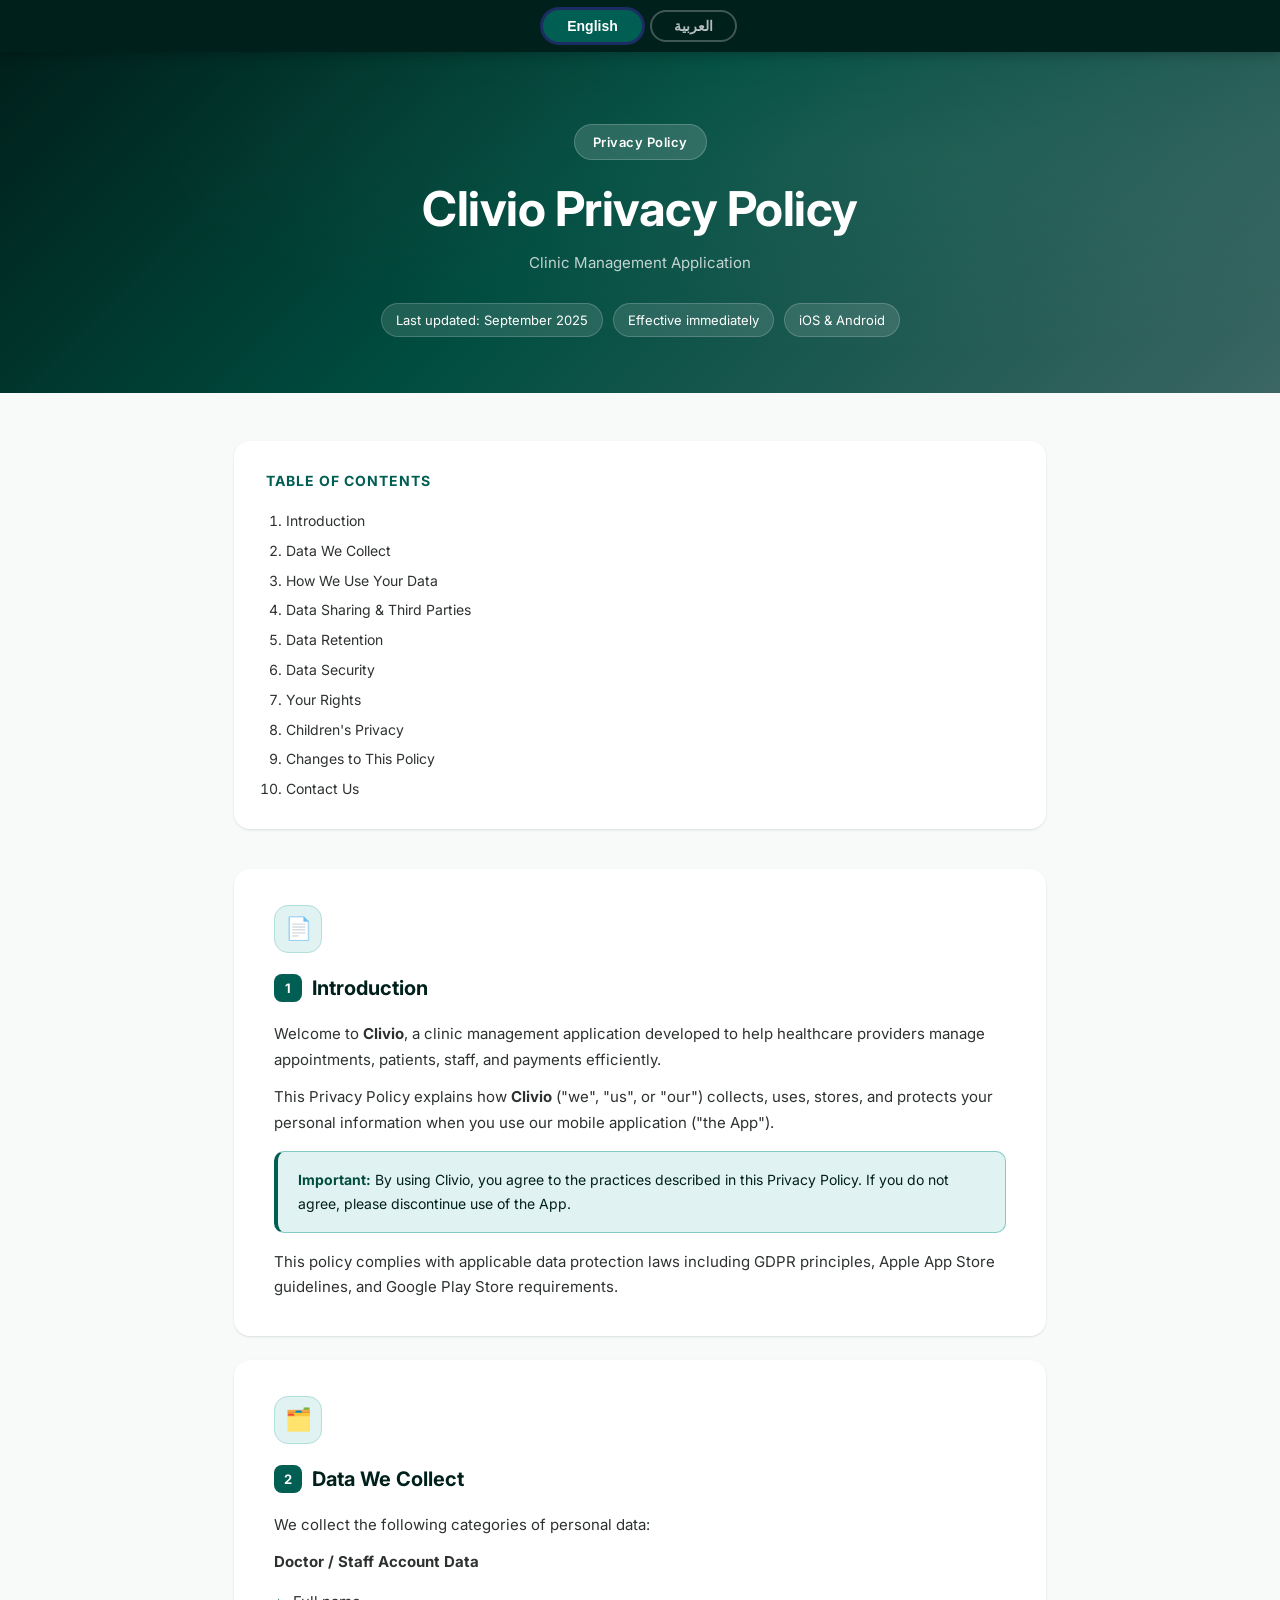
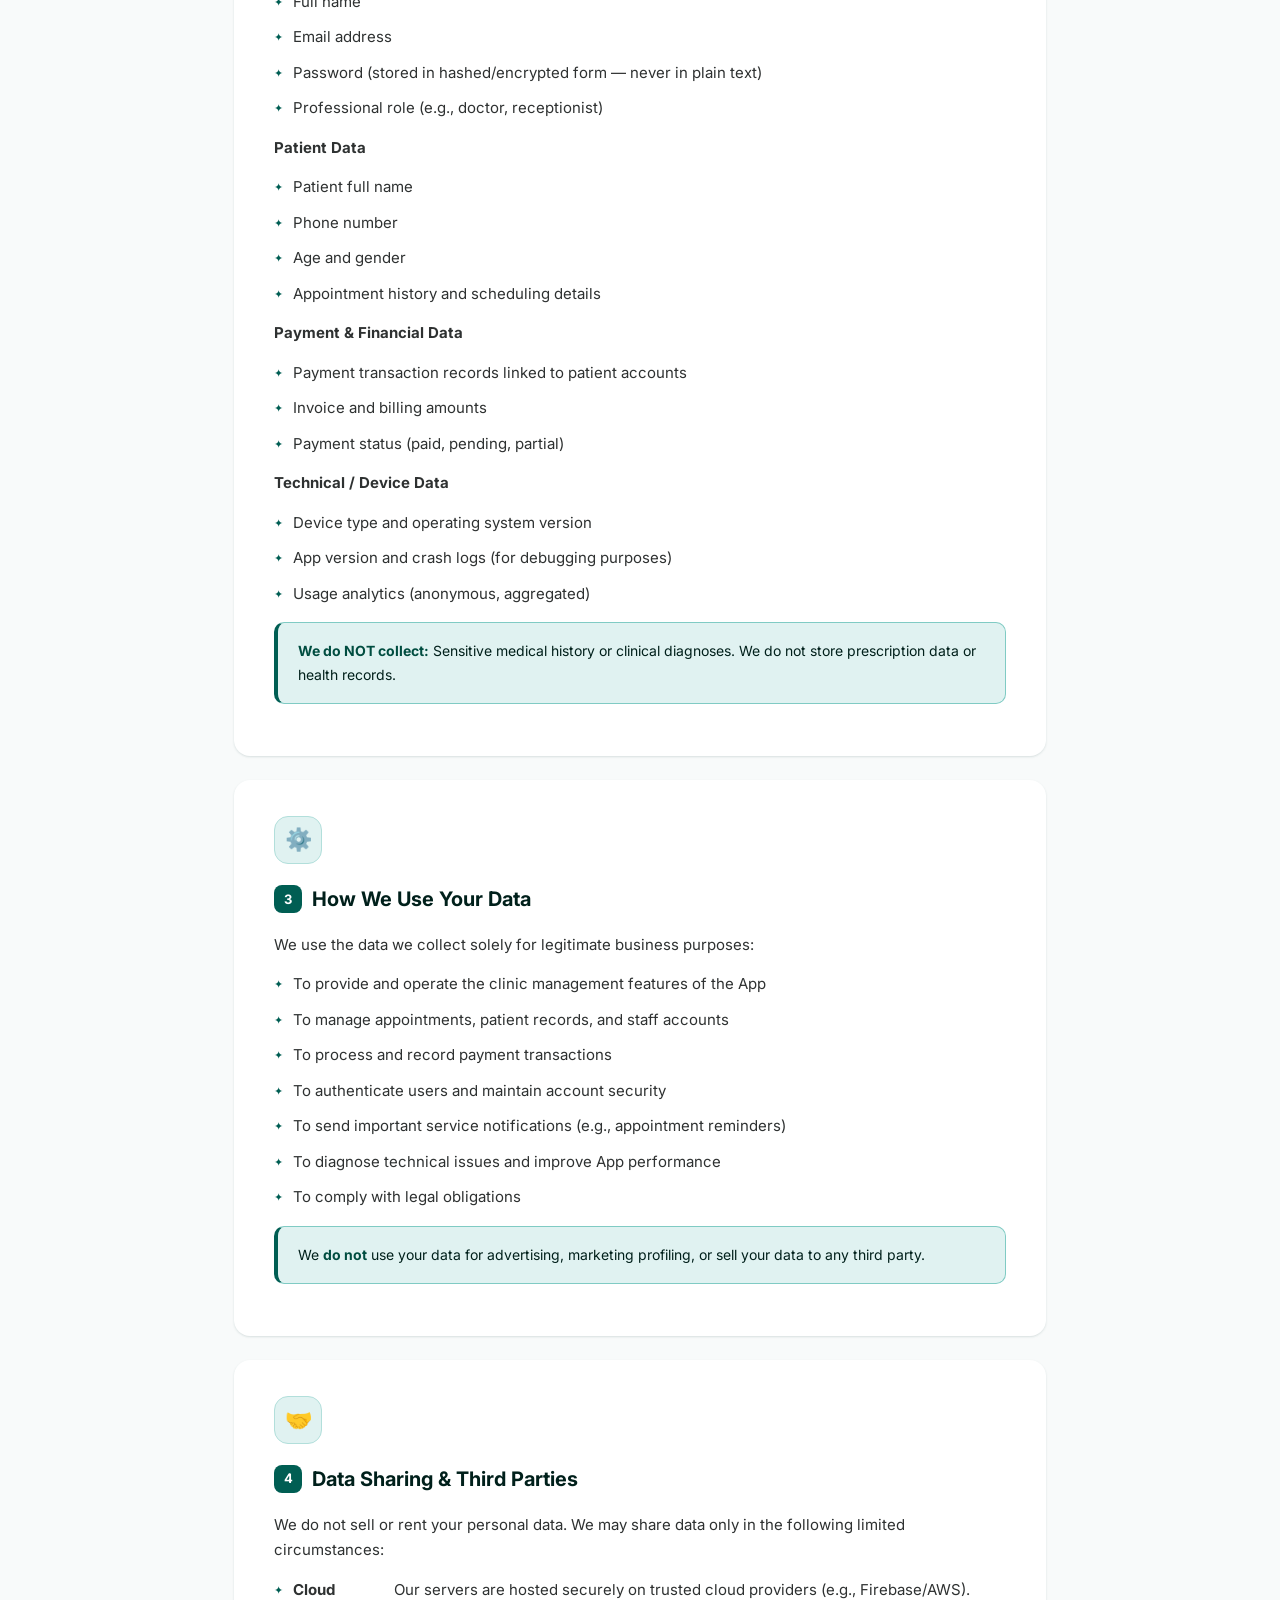
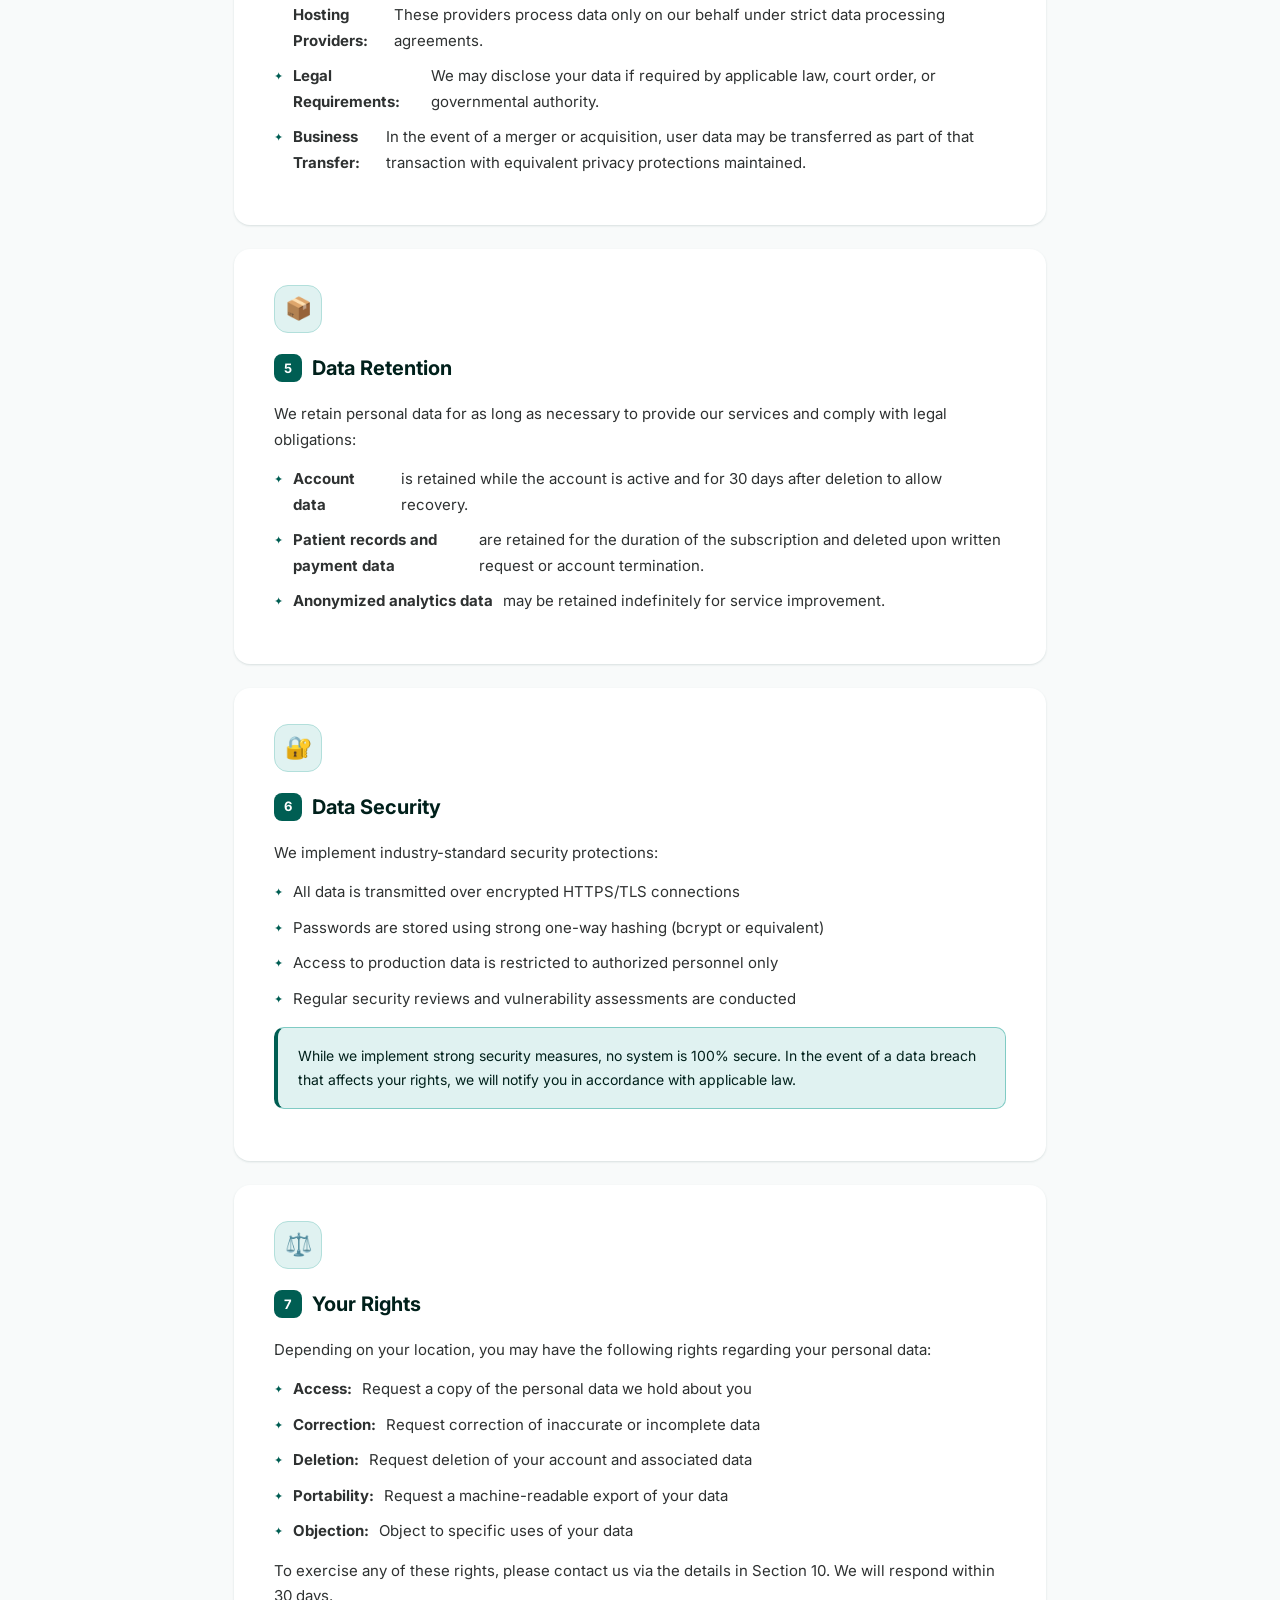
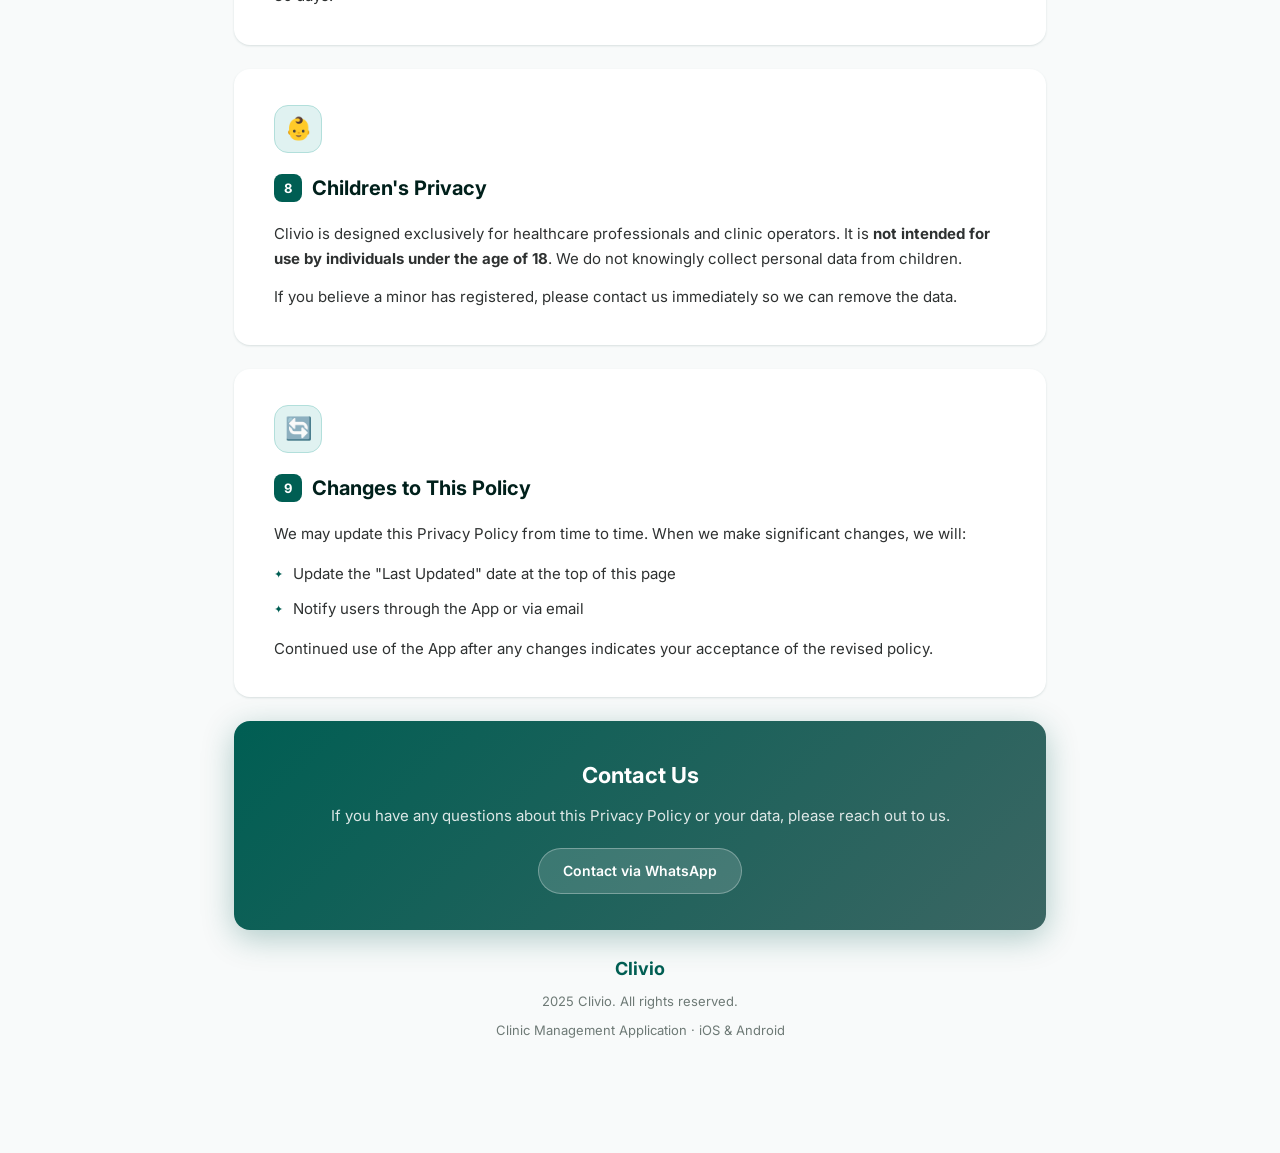
<file: privacy_policy.html>
<!DOCTYPE html>
<html lang="en" dir="ltr">
<head>
  <meta charset="UTF-8" />
  <meta name="viewport" content="width=device-width, initial-scale=1.0" />
  <title>Privacy Policy – Clivio | سياسة الخصوصية – كليفيو</title>
  <meta name="description" content="Clivio Privacy Policy – How we collect, use, and protect your data. | سياسة الخصوصية لتطبيق كليفيو لإدارة العيادات." />
  <link rel="preconnect" href="https://fonts.googleapis.com" />
  <link rel="preconnect" href="https://fonts.gstatic.com" crossorigin />
  <link href="https://fonts.googleapis.com/css2?family=Inter:wght@300;400;500;600;700&family=Tajawal:wght@300;400;500;700&display=swap" rel="stylesheet" />

  <style>
    *, *::before, *::after { box-sizing: border-box; margin: 0; padding: 0; }

    :root {
      --primary-50:  #E0F2F1;
      --primary-100: #B2DFDB;
      --primary-200: #80CBC4;
      --primary-400: #26A69A;
      --primary-600: #005E53;
      --primary-700: #004D40;
      --primary-900: #00201B;
      --surface:     #ffffff;
      --bg:          #F8FAFA;
      --text-main:   #00201B;
      --text-body:   #2E3131;
      --text-muted:  #6E7A76;
      --border:      #ECEEE;
      --shadow-sm:   0 1px 3px rgba(0,94,83,.08), 0 1px 2px rgba(0,0,0,.06);
      --shadow-md:   0 4px 20px rgba(0,94,83,.12);
      --radius:      16px;
      --font-en:     'Inter', sans-serif;
      --font-ar:     'Tajawal', sans-serif;
    }

    html { scroll-behavior: smooth; }

    body {
      font-family: var(--font-en);
      background: var(--bg);
      color: var(--text-body);
      line-height: 1.7;
      font-size: 16px;
      -webkit-font-smoothing: antialiased;
    }

    .lang-bar {
      position: sticky;
      top: 0;
      z-index: 100;
      background: var(--primary-900);
      display: flex;
      justify-content: center;
      gap: 8px;
      padding: 10px 16px;
      box-shadow: 0 2px 12px rgba(0,0,0,.25);
    }

    .lang-btn {
      padding: 6px 22px;
      border-radius: 100px;
      border: 2px solid rgba(255,255,255,.25);
      background: transparent;
      color: rgba(255,255,255,.7);
      font-size: 14px;
      font-weight: 600;
      cursor: pointer;
      transition: all .25s ease;
    }

    .lang-btn.active,
    .lang-btn:hover {
      background: var(--primary-600);
      border-color: var(--primary-600);
      color: #fff;
      box-shadow: 0 0 0 3px rgba(79,70,229,.35);
    }

    .header {
      background: linear-gradient(135deg, var(--primary-900) 0%, var(--primary-700) 45%, #3B6663 100%);
      color: #fff;
      padding: 72px 24px 56px;
      text-align: center;
      position: relative;
      overflow: hidden;
    }

    .header::before {
      content: '';
      position: absolute;
      inset: 0;
      background: radial-gradient(ellipse at 70% 30%, rgba(255,255,255,.05) 0%, transparent 60%);
    }

    .header .badge {
      display: inline-flex;
      align-items: center;
      gap: 6px;
      background: rgba(255,255,255,.15);
      border: 1px solid rgba(255,255,255,.2);
      backdrop-filter: blur(8px);
      border-radius: 100px;
      padding: 6px 18px;
      font-size: 13px;
      font-weight: 600;
      letter-spacing: .5px;
      margin-bottom: 20px;
      position: relative;
    }

    .header h1 {
      font-size: clamp(28px, 5vw, 48px);
      font-weight: 700;
      line-height: 1.2;
      letter-spacing: -.5px;
      margin-bottom: 12px;
      position: relative;
    }

    .header .subtitle {
      font-size: 15px;
      opacity: .75;
      position: relative;
    }

    .header .meta-chips {
      display: flex;
      flex-wrap: wrap;
      justify-content: center;
      gap: 10px;
      margin-top: 28px;
      position: relative;
    }

    .chip {
      background: rgba(255,255,255,.12);
      border: 1px solid rgba(255,255,255,.18);
      border-radius: 100px;
      padding: 5px 14px;
      font-size: 13px;
      display: flex;
      align-items: center;
      gap: 6px;
    }

    .container {
      max-width: 860px;
      margin: 0 auto;
      padding: 48px 24px 80px;
    }

    .toc {
      background: var(--surface);
      border: 1px solid var(--border);
      border-radius: var(--radius);
      padding: 28px 32px;
      margin-bottom: 40px;
      box-shadow: var(--shadow-sm);
    }

    .toc h3 {
      font-size: 14px;
      font-weight: 700;
      text-transform: uppercase;
      letter-spacing: 1px;
      color: var(--primary-600);
      margin-bottom: 16px;
    }

    .toc ol {
      padding-left: 20px;
      display: grid;
      gap: 6px;
    }

    .toc li { font-size: 14px; }

    .toc a {
      color: var(--text-body);
      text-decoration: none;
      transition: color .2s;
    }

    .toc a:hover { color: var(--primary-600); }

    .section {
      background: var(--surface);
      border: 1px solid var(--border);
      border-radius: var(--radius);
      padding: 36px 40px;
      margin-bottom: 24px;
      box-shadow: var(--shadow-sm);
      transition: box-shadow .25s ease, transform .25s ease;
      scroll-margin-top: 80px;
    }

    .section:hover {
      box-shadow: var(--shadow-md);
      transform: translateY(-2px);
    }

    .section-icon {
      width: 48px;
      height: 48px;
      border-radius: 14px;
      background: var(--primary-50);
      display: flex;
      align-items: center;
      justify-content: center;
      font-size: 22px;
      margin-bottom: 18px;
      border: 1px solid var(--primary-100);
    }

    .section h2 {
      font-size: 20px;
      font-weight: 700;
      color: var(--text-main);
      margin-bottom: 16px;
      display: flex;
      align-items: center;
      gap: 10px;
    }

    .section h2 .num {
      display: inline-flex;
      align-items: center;
      justify-content: center;
      width: 28px;
      height: 28px;
      background: var(--primary-600);
      color: #fff;
      border-radius: 8px;
      font-size: 13px;
      font-weight: 700;
      flex-shrink: 0;
    }

    .section p {
      color: var(--text-body);
      margin-bottom: 12px;
      font-size: 15px;
    }

    .section p:last-child { margin-bottom: 0; }

    .list {
      list-style: none;
      display: grid;
      gap: 10px;
      margin: 14px 0;
    }

    .list li {
      display: flex;
      align-items: flex-start;
      gap: 10px;
      font-size: 15px;
      color: var(--text-body);
    }

    .list li::before {
      content: '✦';
      color: var(--primary-600);
      font-size: 11px;
      margin-top: 4px;
      flex-shrink: 0;
    }

    .highlight {
      background: var(--primary-50);
      border: 1px solid var(--primary-200);
      border-left: 4px solid var(--primary-600);
      border-radius: 10px;
      padding: 16px 20px;
      margin: 16px 0;
      font-size: 14px;
      color: var(--primary-900);
    }

    .highlight strong { color: var(--primary-700); }

    .contact-card {
      background: linear-gradient(135deg, var(--primary-600), #3B6663);
      border-radius: var(--radius);
      padding: 36px 40px;
      color: #fff;
      text-align: center;
      margin-bottom: 24px;
      box-shadow: 0 8px 32px rgba(0,94,83,.30);
    }

    .contact-card h2 { color: #fff; font-size: 22px; margin-bottom: 8px; }
    .contact-card p { opacity: .85; margin-bottom: 20px; font-size: 15px; }

    .contact-card a {
      display: inline-flex;
      align-items: center;
      gap: 8px;
      background: rgba(255,255,255,.15);
      border: 1px solid rgba(255,255,255,.3);
      color: #fff;
      text-decoration: none;
      padding: 10px 24px;
      border-radius: 100px;
      font-weight: 600;
      font-size: 14px;
      transition: background .2s;
    }

    .contact-card a:hover { background: rgba(255,255,255,.25); }

    .footer {
      text-align: center;
      color: var(--text-muted);
      font-size: 13px;
      padding-bottom: 32px;
    }

    .footer .logo { font-size: 18px; font-weight: 700; color: var(--primary-600); margin-bottom: 6px; }

    .ar-content {
      display: none;
      font-family: var(--font-ar);
      direction: rtl;
      text-align: right;
    }

    .ar-content .toc ol { padding-left: 0; padding-right: 20px; }
    .ar-content .list li { flex-direction: row-reverse; }
    .ar-content .highlight { border-left: none; border-right: 4px solid var(--primary-600); }
    .ar-content .section h2 { flex-direction: row-reverse; }

    body.lang-ar .en-content { display: none; }
    body.lang-ar .ar-content { display: block; }
    body.lang-ar { direction: rtl; }
    body.lang-ar .lang-bar { direction: ltr; }

    @media (max-width: 600px) {
      .section { padding: 24px 20px; }
      .contact-card { padding: 28px 20px; }
      .toc { padding: 20px; }
    }
  </style>
</head>
<body class="lang-en">

  <div class="lang-bar" role="navigation" aria-label="Language Switcher">
    <button class="lang-btn active" id="btn-en" onclick="setLang('en')" aria-label="Switch to English">English</button>
    <button class="lang-btn"        id="btn-ar" onclick="setLang('ar')" aria-label="Switch to Arabic">العربية</button>
  </div>

  <!-- ENGLISH -->
  <div class="en-content">
    <header class="header">
      <div class="badge">Privacy Policy</div>
      <h1>Clivio Privacy Policy</h1>
      <p class="subtitle">Clinic Management Application</p>
      <div class="meta-chips">
        <span class="chip">Last updated: September 2025</span>
        <span class="chip">Effective immediately</span>
        <span class="chip">iOS &amp; Android</span>
      </div>
    </header>

    <div class="container">
      <nav class="toc" aria-label="Table of Contents">
        <h3>Table of Contents</h3>
        <ol>
          <li><a href="#en-1">Introduction</a></li>
          <li><a href="#en-2">Data We Collect</a></li>
          <li><a href="#en-3">How We Use Your Data</a></li>
          <li><a href="#en-4">Data Sharing &amp; Third Parties</a></li>
          <li><a href="#en-5">Data Retention</a></li>
          <li><a href="#en-6">Data Security</a></li>
          <li><a href="#en-7">Your Rights</a></li>
          <li><a href="#en-8">Children's Privacy</a></li>
          <li><a href="#en-9">Changes to This Policy</a></li>
          <li><a href="#en-10">Contact Us</a></li>
        </ol>
      </nav>

      <section class="section" id="en-1">
        <div class="section-icon">📄</div>
        <h2><span class="num">1</span> Introduction</h2>
        <p>Welcome to <strong>Clivio</strong>, a clinic management application developed to help healthcare providers manage appointments, patients, staff, and payments efficiently.</p>
        <p>This Privacy Policy explains how <strong>Clivio</strong> ("we", "us", or "our") collects, uses, stores, and protects your personal information when you use our mobile application ("the App").</p>
        <div class="highlight"><strong>Important:</strong> By using Clivio, you agree to the practices described in this Privacy Policy. If you do not agree, please discontinue use of the App.</div>
        <p>This policy complies with applicable data protection laws including GDPR principles, Apple App Store guidelines, and Google Play Store requirements.</p>
      </section>

      <section class="section" id="en-2">
        <div class="section-icon">🗂️</div>
        <h2><span class="num">2</span> Data We Collect</h2>
        <p>We collect the following categories of personal data:</p>
        <p><strong>Doctor / Staff Account Data</strong></p>
        <ul class="list">
          <li>Full name</li>
          <li>Email address</li>
          <li>Password (stored in hashed/encrypted form — never in plain text)</li>
          <li>Professional role (e.g., doctor, receptionist)</li>
        </ul>
        <p><strong>Patient Data</strong></p>
        <ul class="list">
          <li>Patient full name</li>
          <li>Phone number</li>
          <li>Age and gender</li>
          <li>Appointment history and scheduling details</li>
        </ul>
        <p><strong>Payment &amp; Financial Data</strong></p>
        <ul class="list">
          <li>Payment transaction records linked to patient accounts</li>
          <li>Invoice and billing amounts</li>
          <li>Payment status (paid, pending, partial)</li>
        </ul>
        <p><strong>Technical / Device Data</strong></p>
        <ul class="list">
          <li>Device type and operating system version</li>
          <li>App version and crash logs (for debugging purposes)</li>
          <li>Usage analytics (anonymous, aggregated)</li>
        </ul>
        <div class="highlight"><strong>We do NOT collect:</strong> Sensitive medical history or clinical diagnoses. We do not store prescription data or health records.</div>
      </section>

      <section class="section" id="en-3">
        <div class="section-icon">⚙️</div>
        <h2><span class="num">3</span> How We Use Your Data</h2>
        <p>We use the data we collect solely for legitimate business purposes:</p>
        <ul class="list">
          <li>To provide and operate the clinic management features of the App</li>
          <li>To manage appointments, patient records, and staff accounts</li>
          <li>To process and record payment transactions</li>
          <li>To authenticate users and maintain account security</li>
          <li>To send important service notifications (e.g., appointment reminders)</li>
          <li>To diagnose technical issues and improve App performance</li>
          <li>To comply with legal obligations</li>
        </ul>
        <div class="highlight">We <strong>do not</strong> use your data for advertising, marketing profiling, or sell your data to any third party.</div>
      </section>

      <section class="section" id="en-4">
        <div class="section-icon">🤝</div>
        <h2><span class="num">4</span> Data Sharing &amp; Third Parties</h2>
        <p>We do not sell or rent your personal data. We may share data only in the following limited circumstances:</p>
        <ul class="list">
          <li><strong>Cloud Hosting Providers:</strong> Our servers are hosted securely on trusted cloud providers (e.g., Firebase/AWS). These providers process data only on our behalf under strict data processing agreements.</li>
          <li><strong>Legal Requirements:</strong> We may disclose your data if required by applicable law, court order, or governmental authority.</li>
          <li><strong>Business Transfer:</strong> In the event of a merger or acquisition, user data may be transferred as part of that transaction with equivalent privacy protections maintained.</li>
        </ul>
      </section>

      <section class="section" id="en-5">
        <div class="section-icon">📦</div>
        <h2><span class="num">5</span> Data Retention</h2>
        <p>We retain personal data for as long as necessary to provide our services and comply with legal obligations:</p>
        <ul class="list">
          <li><strong>Account data</strong> is retained while the account is active and for 30 days after deletion to allow recovery.</li>
          <li><strong>Patient records and payment data</strong> are retained for the duration of the subscription and deleted upon written request or account termination.</li>
          <li><strong>Anonymized analytics data</strong> may be retained indefinitely for service improvement.</li>
        </ul>
      </section>

      <section class="section" id="en-6">
        <div class="section-icon">🔐</div>
        <h2><span class="num">6</span> Data Security</h2>
        <p>We implement industry-standard security protections:</p>
        <ul class="list">
          <li>All data is transmitted over encrypted HTTPS/TLS connections</li>
          <li>Passwords are stored using strong one-way hashing (bcrypt or equivalent)</li>
          <li>Access to production data is restricted to authorized personnel only</li>
          <li>Regular security reviews and vulnerability assessments are conducted</li>
        </ul>
        <div class="highlight">While we implement strong security measures, no system is 100% secure. In the event of a data breach that affects your rights, we will notify you in accordance with applicable law.</div>
      </section>

      <section class="section" id="en-7">
        <div class="section-icon">⚖️</div>
        <h2><span class="num">7</span> Your Rights</h2>
        <p>Depending on your location, you may have the following rights regarding your personal data:</p>
        <ul class="list">
          <li><strong>Access:</strong> Request a copy of the personal data we hold about you</li>
          <li><strong>Correction:</strong> Request correction of inaccurate or incomplete data</li>
          <li><strong>Deletion:</strong> Request deletion of your account and associated data</li>
          <li><strong>Portability:</strong> Request a machine-readable export of your data</li>
          <li><strong>Objection:</strong> Object to specific uses of your data</li>
        </ul>
        <p>To exercise any of these rights, please contact us via the details in Section 10. We will respond within 30 days.</p>
      </section>

      <section class="section" id="en-8">
        <div class="section-icon">👶</div>
        <h2><span class="num">8</span> Children's Privacy</h2>
        <p>Clivio is designed exclusively for healthcare professionals and clinic operators. It is <strong>not intended for use by individuals under the age of 18</strong>. We do not knowingly collect personal data from children.</p>
        <p>If you believe a minor has registered, please contact us immediately so we can remove the data.</p>
      </section>

      <section class="section" id="en-9">
        <div class="section-icon">🔄</div>
        <h2><span class="num">9</span> Changes to This Policy</h2>
        <p>We may update this Privacy Policy from time to time. When we make significant changes, we will:</p>
        <ul class="list">
          <li>Update the "Last Updated" date at the top of this page</li>
          <li>Notify users through the App or via email</li>
        </ul>
        <p>Continued use of the App after any changes indicates your acceptance of the revised policy.</p>
      </section>

      <div class="contact-card" id="en-10">
        <h2>Contact Us</h2>
        <p>If you have any questions about this Privacy Policy or your data, please reach out to us.</p>
        <a href="https://wa.me/201042438799" target="_blank" rel="noopener">Contact via WhatsApp</a>
      </div>

      <footer class="footer">
        <div class="logo">Clivio</div>
        <p>2025 Clivio. All rights reserved.</p>
        <p style="margin-top:6px;">Clinic Management Application · iOS &amp; Android</p>
      </footer>
    </div>
  </div>

  <!-- ARABIC -->
  <div class="ar-content">
    <header class="header" style="font-family:'Tajawal',sans-serif;">
      <div class="badge">سياسة الخصوصية</div>
      <h1>سياسة الخصوصية – كليفيو</h1>
      <p class="subtitle">تطبيق إدارة العيادات</p>
      <div class="meta-chips">
        <span class="chip">آخر تحديث: سبتمبر 2025</span>
        <span class="chip">سارية فور النشر</span>
        <span class="chip">iOS و Android</span>
      </div>
    </header>

    <div class="container">
      <nav class="toc" aria-label="فهرس المحتويات">
        <h3>فهرس المحتويات</h3>
        <ol>
          <li><a href="#ar-1">المقدمة</a></li>
          <li><a href="#ar-2">البيانات التي نجمعها</a></li>
          <li><a href="#ar-3">كيف نستخدم بياناتك</a></li>
          <li><a href="#ar-4">مشاركة البيانات مع الأطراف الثالثة</a></li>
          <li><a href="#ar-5">الاحتفاظ بالبيانات</a></li>
          <li><a href="#ar-6">أمان البيانات</a></li>
          <li><a href="#ar-7">حقوقك</a></li>
          <li><a href="#ar-8">خصوصية الأطفال</a></li>
          <li><a href="#ar-9">التغييرات على هذه السياسة</a></li>
          <li><a href="#ar-10">تواصل معنا</a></li>
        </ol>
      </nav>

      <section class="section" id="ar-1">
        <div class="section-icon">📄</div>
        <h2><span class="num">١</span> المقدمة</h2>
        <p>مرحبًا بك في <strong>كليفيو</strong>، تطبيق إدارة العيادات المصمَّم لمساعدة مقدمي الرعاية الصحية على إدارة المواعيد والمرضى والموظفين والمدفوعات بكفاءة.</p>
        <p>تُوضِّح سياسة الخصوصية هذه كيف تقوم <strong>كليفيو</strong> ("نحن") بجمع بياناتك الشخصية واستخدامها وتخزينها وحمايتها عند استخدامك تطبيقنا.</p>
        <div class="highlight"><strong>تنبيه:</strong> باستخدامك تطبيق كليفيو، فإنك توافق على الممارسات الموضحة في سياسة الخصوصية هذه. إن لم توافق، يُرجى التوقف عن استخدام التطبيق.</div>
        <p>تتوافق هذه السياسة مع قوانين حماية البيانات المعمول بها، بما في ذلك مبادئ اللائحة الأوروبية GDPR، وإرشادات متجر Apple، ومتطلبات متجر Google Play.</p>
      </section>

      <section class="section" id="ar-2">
        <div class="section-icon">🗂️</div>
        <h2><span class="num">٢</span> البيانات التي نجمعها</h2>
        <p>نقوم بجمع الفئات التالية من البيانات الشخصية:</p>
        <p><strong>بيانات حساب الطبيب / الموظف</strong></p>
        <ul class="list">
          <li>الاسم الكامل</li>
          <li>عنوان البريد الإلكتروني</li>
          <li>كلمة المرور (مُخزَّنة بشكل مُشفَّر — لا تُحفَظ بنص واضح أبدًا)</li>
          <li>الدور الوظيفي (مثل: طبيب، موظف استقبال)</li>
        </ul>
        <p><strong>بيانات المريض</strong></p>
        <ul class="list">
          <li>الاسم الكامل للمريض</li>
          <li>رقم الهاتف</li>
          <li>العمر والجنس</li>
          <li>سجل المواعيد وتفاصيل الجدولة</li>
        </ul>
        <p><strong>بيانات الدفع والمالية</strong></p>
        <ul class="list">
          <li>سجلات المعاملات المالية المرتبطة بحسابات المرضى</li>
          <li>الفواتير ومبالغ الفوترة</li>
          <li>حالة الدفع (مدفوع، معلق، جزئي)</li>
        </ul>
        <p><strong>البيانات التقنية / بيانات الجهاز</strong></p>
        <ul class="list">
          <li>نوع الجهاز وإصدار نظام التشغيل</li>
          <li>إصدار التطبيق وسجلات الأعطال (لأغراض تصحيح الأخطاء)</li>
          <li>تحليلات الاستخدام (مجهولة الهوية ومجمَّعة)</li>
        </ul>
        <div class="highlight"><strong>نحن لا نجمع:</strong> السجلات الطبية الحساسة أو التشخيصات السريرية. لا نحتفظ ببيانات الوصفات الطبية أو الملفات الصحية.</div>
      </section>

      <section class="section" id="ar-3">
        <div class="section-icon">⚙️</div>
        <h2><span class="num">٣</span> كيف نستخدم بياناتك</h2>
        <p>نستخدم البيانات التي نجمعها لأغراض تجارية مشروعة فقط:</p>
        <ul class="list">
          <li>توفير ميزات إدارة العيادة وتشغيلها</li>
          <li>إدارة المواعيد وسجلات المرضى وحسابات الموظفين</li>
          <li>معالجة معاملات الدفع وتسجيلها</li>
          <li>مصادقة المستخدمين والحفاظ على أمان الحساب</li>
          <li>إرسال إشعارات الخدمة الهامة (مثل تذكيرات المواعيد)</li>
          <li>تشخيص المشكلات التقنية وتحسين أداء التطبيق</li>
          <li>الامتثال للالتزامات القانونية</li>
        </ul>
        <div class="highlight">نحن <strong>لا نستخدم</strong> بياناتك للإعلانات أو بناء الملفات التسويقية، ولا نبيع بياناتك لأي طرف ثالث.</div>
      </section>

      <section class="section" id="ar-4">
        <div class="section-icon">🤝</div>
        <h2><span class="num">٤</span> مشاركة البيانات مع الأطراف الثالثة</h2>
        <p>لا نبيع بياناتك الشخصية أو نؤجرها. قد نشارك البيانات في الحالات المحدودة التالية فقط:</p>
        <ul class="list">
          <li><strong>مزودو الاستضافة السحابية:</strong> خوادمنا مستضافة بشكل آمن لدى مزودين موثوقين (مثل Firebase/AWS). يعالج هؤلاء المزودون البيانات نيابةً عنا وبموجب اتفاقيات معالجة بيانات صارمة.</li>
          <li><strong>المتطلبات القانونية:</strong> قد نكشف عن بياناتك إذا اقتضى ذلك القانون المعمول به أو أمر قضائي أو سلطة حكومية.</li>
          <li><strong>نقل الأعمال:</strong> في حالة الاندماج أو الاستحواذ، قد تُنقل بيانات المستخدمين كجزء من تلك المعاملة مع الحفاظ على ضمانات الخصوصية ذاتها.</li>
        </ul>
      </section>

      <section class="section" id="ar-5">
        <div class="section-icon">📦</div>
        <h2><span class="num">٥</span> الاحتفاظ بالبيانات</h2>
        <p>نحتفظ بالبيانات الشخصية طالما كان ذلك ضروريًا لتقديم خدماتنا والامتثال للالتزامات القانونية:</p>
        <ul class="list">
          <li>يُحتفَظ ببيانات الحساب طالما الحساب نشطًا ولمدة 30 يومًا بعد الحذف للسماح بالاسترداد.</li>
          <li>يُحتفَظ بسجلات المرضى وبيانات الدفع طوال فترة الاشتراك، وتُحذف عند الطلب الكتابي أو إنهاء الحساب.</li>
          <li>قد يُحتفَظ ببيانات التحليلات المجهولة الهوية إلى أجل غير مسمى لتحسين الخدمة.</li>
        </ul>
      </section>

      <section class="section" id="ar-6">
        <div class="section-icon">🔐</div>
        <h2><span class="num">٦</span> أمان البيانات</h2>
        <p>نطبق أعلى معايير الحماية في الصناعة:</p>
        <ul class="list">
          <li>تُنقَل جميع البيانات عبر اتصالات HTTPS/TLS مُشفَّرة</li>
          <li>تُخزَّن كلمات المرور باستخدام تشفير قوي أحادي الاتجاه (bcrypt أو ما يعادله)</li>
          <li>الوصول إلى بيانات الإنتاج مقتصر على الموظفين المخوَّلين فقط</li>
          <li>تُجرى مراجعات أمنية دورية وتقييمات للثغرات الأمنية</li>
        </ul>
        <div class="highlight">على الرغم من تطبيقنا لإجراءات أمنية قوية، لا يوجد نظام آمن بنسبة 100%. في حالة حدوث أي اختراق للبيانات يؤثر على حقوقك، سنقوم بإخطارك وفقًا للقانون المعمول به.</div>
      </section>

      <section class="section" id="ar-7">
        <div class="section-icon">⚖️</div>
        <h2><span class="num">٧</span> حقوقك</h2>
        <p>بناءً على موقعك الجغرافي، قد تتمتع بالحقوق التالية فيما يتعلق ببياناتك الشخصية:</p>
        <ul class="list">
          <li><strong>الوصول:</strong> طلب نسخة من البيانات الشخصية التي نحتفظ بها عنك</li>
          <li><strong>التصحيح:</strong> طلب تصحيح البيانات غير الدقيقة أو غير المكتملة</li>
          <li><strong>الحذف:</strong> طلب حذف حسابك والبيانات المرتبطة به</li>
          <li><strong>قابلية النقل:</strong> طلب تصدير بياناتك بصيغة قابلة للقراءة آليًا</li>
          <li><strong>الاعتراض:</strong> الاعتراض على استخدامات محددة لبياناتك</li>
        </ul>
        <p>لممارسة أي من هذه الحقوق، يُرجى التواصل معنا عبر التفاصيل الواردة في القسم العاشر. سنرد خلال 30 يومًا.</p>
      </section>

      <section class="section" id="ar-8">
        <div class="section-icon">👶</div>
        <h2><span class="num">٨</span> خصوصية الأطفال</h2>
        <p>تطبيق كليفيو مُصمَّم حصريًا لمتخصصي الرعاية الصحية ومشغلي العيادات. إنه <strong>غير مخصص للأفراد دون سن 18 عامًا</strong>. لا نجمع بيانات شخصية من الأطفال عن علم.</p>
        <p>إذا كنت تعتقد أن قاصرًا قد قام بالتسجيل، يُرجى التواصل معنا فورًا حتى نتمكن من حذف البيانات.</p>
      </section>

      <section class="section" id="ar-9">
        <div class="section-icon">🔄</div>
        <h2><span class="num">٩</span> التغييرات على هذه السياسة</h2>
        <p>قد نقوم بتحديث سياسة الخصوصية هذه من وقت لآخر. عند إجراء تغييرات جوهرية، سنقوم بـ:</p>
        <ul class="list">
          <li>تحديث تاريخ "آخر تحديث" في أعلى هذه الصفحة</li>
          <li>إخطار المستخدمين عبر التطبيق أو البريد الإلكتروني</li>
        </ul>
        <p>استمرار استخدامك للتطبيق بعد أي تغييرات يُعدّ قبولًا منك للسياسة المُعدَّلة.</p>
      </section>

      <div class="contact-card" id="ar-10" style="font-family:'Tajawal',sans-serif; direction:rtl;">
        <h2>تواصل معنا</h2>
        <p>إذا كانت لديك أي أسئلة حول سياسة الخصوصية هذه أو بياناتك، يُرجى التواصل معنا.</p>
        <a href="https://wa.me/201042438799" target="_blank" rel="noopener">تواصل عبر واتساب</a>
      </div>

      <footer class="footer" style="font-family:'Tajawal',sans-serif; direction:rtl;">
        <div class="logo">كليفيو</div>
        <p>2025 Clivio. جميع الحقوق محفوظة.</p>
        <p style="margin-top:6px;">تطبيق إدارة العيادات · iOS و Android</p>
      </footer>
    </div>
  </div>

  <script>
    function setLang(lang) {
      document.body.className = 'lang-' + lang;
      document.documentElement.lang = lang;
      document.documentElement.dir = lang === 'ar' ? 'rtl' : 'ltr';
      document.getElementById('btn-en').classList.toggle('active', lang === 'en');
      document.getElementById('btn-ar').classList.toggle('active', lang === 'ar');
      try { localStorage.setItem('clivio_lang', lang); } catch(e) {}
    }
    (function() {
      try { var s = localStorage.getItem('clivio_lang'); if (s === 'ar') setLang('ar'); } catch(e) {}
    })();
  </script>
</body>
</html>
</file>
<file: css/style.css>
@font-face{font-family:"IBM Plex Sans Arabic";font-weight:400;font-style:normal;font-display:swap;src:url(../fonts/plex-400.woff2) format("woff2")}
@font-face{font-family:"IBM Plex Sans Arabic";font-weight:600;font-style:normal;font-display:swap;src:url(../fonts/plex-600.woff2) format("woff2")}
@font-face{font-family:"IBM Plex Sans Arabic";font-weight:700;font-style:normal;font-display:swap;src:url(../fonts/plex-700.woff2) format("woff2")}

:root{
  --p50:#E0F2F1;--p100:#B2DFDB;--p200:#80CBC4;--p400:#26A69A;--p500:#00796B;--p600:#005E53;--p700:#004D40;--p900:#00201B;
  --bg:#F4F8F7;--bg2:#EAF2F0;--surface:#fff;--text:#14201E;--muted:#4A5B57;--border:#E3ECEA;--primary:#005E53;
  --chip:#E0F2F1;--chip-border:#B2DFDB;--chip-text:#004D40;--badge-bg:linear-gradient(135deg,#E0F2F1,#B2DFDB);--badge-fg:#00695C;
  --dark:#0B1F1D;--wa:#25D366;--wa-dark:#128C7E;
  --shadow:0 1px 2px rgba(0,32,27,.04),0 12px 32px -8px rgba(0,32,27,.10);
  --shadow-lg:0 30px 60px -20px rgba(0,32,27,.28);
  --hero-glow-1:rgba(38,166,154,.22);--hero-glow-2:rgba(0,94,83,.10);
  --err:#BA1A1A;--err-bg:#FFDAD6;--err-text:#93000A;--ok-bg:#E6F6EE;--ok-text:#0A6B3C;
  --r:16px;--ease:cubic-bezier(.2,.7,.2,1);
}
:root[data-theme=dark]{
  --bg:#0E1716;--bg2:#12201E;--surface:#16231F;--text:#F2F7F6;--muted:#9FB3AE;--border:#243532;--primary:#3CC4B5;
  --chip:#0F2E2A;--chip-border:#1B4A44;--chip-text:#9CE3DA;--badge-bg:linear-gradient(135deg,#0F3B35,#145248);--badge-fg:#7FE0D3;
  --shadow:0 1px 2px rgba(0,0,0,.3),0 12px 32px -8px rgba(0,0,0,.5);--hero-glow-1:rgba(38,166,154,.18);--hero-glow-2:rgba(38,166,154,.07);
  --ok-bg:#10301f;--ok-text:#6fe0a4;
}
@media (prefers-color-scheme:dark){
  :root:not([data-theme=light]){
    --bg:#0E1716;--bg2:#12201E;--surface:#16231F;--text:#F2F7F6;--muted:#9FB3AE;--border:#243532;--primary:#3CC4B5;
    --chip:#0F2E2A;--chip-border:#1B4A44;--chip-text:#9CE3DA;--badge-bg:linear-gradient(135deg,#0F3B35,#145248);--badge-fg:#7FE0D3;
    --shadow:0 1px 2px rgba(0,0,0,.3),0 12px 32px -8px rgba(0,0,0,.5);--hero-glow-1:rgba(38,166,154,.18);--hero-glow-2:rgba(38,166,154,.07);
    --ok-bg:#10301f;--ok-text:#6fe0a4;
  }
}

*{box-sizing:border-box}
html{scroll-behavior:smooth;scroll-padding-top:80px}
body{margin:0;background:var(--bg);color:var(--text);font-family:"IBM Plex Sans Arabic",system-ui,-apple-system,"Segoe UI",Roboto,Tahoma,sans-serif;line-height:1.65;-webkit-font-smoothing:antialiased;overflow-x:hidden}
img{max-width:100%;display:block}
a{color:inherit;text-decoration:none}
button{font:inherit;cursor:pointer}
h1,h2,h3,h4,p{margin:0}
.container{width:100%;max-width:1160px;margin-inline:auto;padding-inline:20px}
section{padding-block:88px;position:relative}
.icon{width:1em;height:1em;stroke:currentColor;fill:none;stroke-width:1.8;stroke-linecap:round;stroke-linejoin:round;flex:none}
svg.icon.wa{width:1.15em;height:1.15em;fill:currentColor;stroke:none}
[dir=rtl] .arr{transform:scaleX(-1)}

/* logo tile so the mark stays visible on dark surfaces */
footer .brand img,.drawer-top .brand img{background:#fff;border-radius:8px;padding:3px}
:root[data-theme=dark] .header .brand img{background:#fff;border-radius:9px;padding:3px}
@media (prefers-color-scheme:dark){:root:not([data-theme=light]) .header .brand img{background:#fff;border-radius:9px;padding:3px}}

/* section heads */
.head{text-align:center;max-width:720px;margin:0 auto 52px}
.eyebrow{display:inline-flex;align-items:center;gap:8px;padding:5px 14px;border-radius:999px;background:var(--chip);border:1px solid var(--chip-border);color:var(--chip-text);font-weight:600;font-size:13px;margin-bottom:16px}
.eyebrow::before{content:"";width:6px;height:6px;border-radius:50%;background:var(--p400)}
.section-title{font-size:clamp(28px,4.2vw,40px);font-weight:700;line-height:1.3;letter-spacing:-.01em}
.section-sub{margin-top:14px;color:var(--muted);font-size:18px}
.grad{background:linear-gradient(120deg,var(--p500),var(--p400));-webkit-background-clip:text;background-clip:text;color:transparent}
:root[data-theme=dark] .grad{background:linear-gradient(120deg,#3CC4B5,#9CE3DA);-webkit-background-clip:text;background-clip:text}

/* buttons */
.btn{display:inline-flex;align-items:center;justify-content:center;gap:10px;padding:14px 28px;border-radius:12px;border:1.5px solid transparent;font-weight:600;font-size:16px;transition:transform .2s var(--ease),box-shadow .2s var(--ease),background .2s,border-color .2s;white-space:nowrap;cursor:pointer}
.btn:hover{transform:translateY(-2px)}
.btn-primary{background:linear-gradient(135deg,var(--p500),var(--p600));color:#fff;box-shadow:0 8px 20px -6px rgba(0,94,83,.55)}
.btn-primary:hover{box-shadow:0 14px 28px -8px rgba(0,94,83,.6)}
.btn-outline{background:var(--surface);border-color:var(--border);color:var(--text)}
.btn-outline:hover{border-color:var(--p400);color:var(--primary)}
.btn-wa{background:var(--surface);border-color:rgba(37,211,102,.55);color:var(--wa-dark)}
:root[data-theme=dark] .btn-wa{color:var(--wa)}
.btn-wa:hover{background:rgba(37,211,102,.1);border-color:var(--wa)}
.btn-white{background:#fff;color:var(--p700);box-shadow:0 10px 24px -8px rgba(0,0,0,.35)}
.btn-ghost{background:transparent;border-color:rgba(255,255,255,.5);color:#fff}
.btn-ghost:hover{background:rgba(255,255,255,.12)}
.btn-block{width:100%}
.btn-sm{padding:10px 20px;font-size:14px;border-radius:10px}

/* header */
.header{position:sticky;top:0;z-index:50;background:color-mix(in srgb,var(--surface) 82%,transparent);backdrop-filter:saturate(1.4) blur(14px);-webkit-backdrop-filter:saturate(1.4) blur(14px);border-bottom:1px solid var(--border)}
.header .container{display:flex;align-items:center;gap:16px;height:68px}
.brand{display:flex;align-items:center;gap:9px;font-weight:700;font-size:22px;letter-spacing:1.4px;color:var(--primary)}
.brand img{height:34px;width:auto}
.nav{display:flex;gap:2px;margin-inline:auto;background:var(--bg2);padding:4px;border-radius:12px}
.nav a{padding:7px 16px;border-radius:9px;font-weight:600;font-size:15px;color:var(--muted);transition:.18s}
.nav a:hover{color:var(--primary)}
.nav a.active{background:var(--surface);color:var(--primary);box-shadow:0 1px 3px rgba(0,32,27,.12)}
.actions{display:flex;align-items:center;gap:6px}
.icon-btn{width:40px;height:40px;border-radius:10px;border:0;background:transparent;color:var(--text);display:grid;place-items:center;font-size:20px;transition:.15s}
.icon-btn:hover{background:var(--bg2)}
.menu-btn{display:none;width:42px;height:42px;border-radius:12px;border:1px solid var(--border);background:var(--surface);color:var(--text);place-items:center;font-size:21px;transition:.15s}
.menu-btn:hover{background:var(--bg2)}
.moon{display:block}.sun{display:none}
:root[data-theme=dark] .moon{display:none}:root[data-theme=dark] .sun{display:block}
@media (prefers-color-scheme:dark){:root:not([data-theme=light]) .moon{display:none}:root:not([data-theme=light]) .sun{display:block}}

.drawer{display:none;position:fixed;inset:0;z-index:60;background:rgba(0,16,14,.5);backdrop-filter:blur(3px)}
.drawer.open{display:block}
.drawer-panel{position:absolute;inset-inline:0;bottom:0;background:var(--surface);border-radius:24px 24px 0 0;padding:22px 16px 26px;animation:up .28s var(--ease)}
@keyframes up{from{transform:translateY(40px);opacity:0}to{transform:none;opacity:1}}
.drawer-top{display:flex;align-items:center;justify-content:space-between;margin-bottom:10px;padding-bottom:12px;border-bottom:1px solid var(--border)}
.drawer-panel a.item{display:flex;align-items:center;gap:14px;padding:11px 10px;border-radius:14px;font-weight:600;font-size:17px}
.drawer-panel a.item:hover{background:var(--bg2)}
.drawer-panel .ico{width:38px;height:38px;border-radius:11px;display:grid;place-items:center;background:var(--badge-bg);color:var(--badge-fg);font-size:19px}
.drawer-tools{display:grid;grid-template-columns:1fr 1fr;gap:10px;margin-top:12px;padding-top:14px;border-top:1px solid var(--border)}
.drawer-tools .tool{display:flex;align-items:center;justify-content:center;gap:8px;padding:12px;border-radius:12px;border:1px solid var(--border);background:var(--bg);color:var(--text);font-weight:600;font-size:14px}
.drawer-tools .tool:hover{border-color:var(--p400)}
.drawer-tools .moon,.drawer-tools .sun{font-size:18px}

/* hero */
.hero{padding-block:64px 56px;text-align:center;overflow:hidden;
  background:radial-gradient(55% 45% at 85% -5%,var(--hero-glow-1),transparent 70%),radial-gradient(45% 40% at 5% 25%,var(--hero-glow-2),transparent 70%),var(--bg)}
.hero::before{content:"";position:absolute;inset:0;background-image:radial-gradient(circle,rgba(0,94,83,.16) 1px,transparent 1.3px);background-size:26px 26px;-webkit-mask:linear-gradient(to bottom,#000 0%,transparent 55%);mask:linear-gradient(to bottom,#000 0%,transparent 55%);pointer-events:none}
.hero .container{position:relative}
.hero h1{margin-top:26px;font-size:clamp(40px,7vw,68px);line-height:1.15;font-weight:700;letter-spacing:-.02em}
.hero .sub{max-width:680px;margin:20px auto 0;font-size:clamp(18px,2.3vw,21px);color:var(--muted)}
.cta-row{display:flex;flex-wrap:wrap;gap:14px;justify-content:center;margin-top:36px}
.trust{margin-top:22px;font-weight:600}
.platforms{margin-top:4px;font-size:14px;color:var(--muted)}
.stage{position:relative;max-width:1020px;margin:56px auto 0}
.stage::before{content:"";position:absolute;inset:8% 6% -4%;background:radial-gradient(closest-side,rgba(38,166,154,.35),transparent);filter:blur(30px);z-index:0}
.hero-shot{position:relative;z-index:1;border-radius:24px;overflow:hidden;background:var(--surface);border:1px solid var(--border);box-shadow:var(--shadow-lg)}
.hero-shot img{width:100%;height:auto}
.chip{position:absolute;z-index:2;display:flex;align-items:center;gap:10px;padding:10px 16px 10px 12px;background:var(--surface);border:1px solid var(--border);border-radius:14px;box-shadow:var(--shadow);font-weight:600;font-size:14px;animation:float 5s ease-in-out infinite}
.chip .ico{width:32px;height:32px;border-radius:9px;display:grid;place-items:center;background:var(--badge-bg);color:var(--badge-fg);font-size:17px}
.chip.c1{top:12%;inset-inline-start:-18px}
.chip.c2{bottom:14%;inset-inline-end:-18px;animation-delay:-2.4s}
@keyframes float{0%,100%{transform:translateY(0)}50%{transform:translateY(-10px)}}

/* trust strip */
.strip{display:grid;grid-template-columns:repeat(4,1fr);gap:8px;padding-block:26px}
.strip .it{display:flex;align-items:center;justify-content:center;gap:12px;font-weight:600;font-size:15px}
.strip .ico{width:38px;height:38px;border-radius:11px;display:grid;place-items:center;background:var(--badge-bg);color:var(--badge-fg);font-size:20px}
.strip-wrap{background:var(--surface);border-block:1px solid var(--border)}

/* value */
.cards{display:grid;grid-template-columns:repeat(5,1fr);gap:20px}
.cap{padding:28px 18px;background:var(--surface);border:1px solid var(--border);border-radius:var(--r);box-shadow:var(--shadow);display:flex;flex-direction:column;align-items:center;gap:16px;text-align:center;font-weight:700;font-size:17px;transition:transform .25s var(--ease),border-color .25s}
.cap:hover{transform:translateY(-6px);border-color:var(--p200)}
.badge-ico{width:64px;height:64px;border-radius:18px;display:grid;place-items:center;background:var(--badge-bg);color:var(--badge-fg);font-size:32px;box-shadow:inset 0 0 0 1px rgba(0,121,107,.12)}

/* how */
.how{background:var(--surface);border-block:1px solid var(--border)}
.steps{display:grid;grid-template-columns:repeat(3,1fr);gap:28px;counter-reset:s;position:relative}
.step{position:relative;padding:32px 26px;background:var(--bg);border:1px solid var(--border);border-radius:20px}
.step .n{position:absolute;top:-16px;inset-inline-start:24px;width:34px;height:34px;border-radius:50%;display:grid;place-items:center;background:linear-gradient(135deg,var(--p500),var(--p600));color:#fff;font-weight:700;font-size:15px;box-shadow:0 6px 14px -4px rgba(0,94,83,.5)}
.step .badge-ico{width:54px;height:54px;font-size:26px;border-radius:15px}
.step h3{margin-top:18px;font-size:20px;font-weight:700}
.step p{margin-top:8px;color:var(--muted)}

/* showcase */
.feature{display:grid;grid-template-columns:5fr 6fr;gap:72px;align-items:center}
.feature + .feature{margin-top:96px}
.feature.rev{grid-template-columns:6fr 5fr}
.feature.rev .text{order:2}
.feature .badge-ico{width:56px;height:56px;font-size:28px;border-radius:16px}
.feature h3{margin-top:20px;font-size:clamp(26px,3.4vw,34px);font-weight:700;line-height:1.3}
.feature p{margin-top:14px;font-size:18px;color:var(--muted);line-height:1.85}
.shots{position:relative;padding-bottom:3%}
.shots::before{content:"";position:absolute;inset:4% 2% 6%;background:radial-gradient(closest-side,rgba(38,166,154,.30),transparent);filter:blur(30px);z-index:0}
.desk{position:relative;z-index:1;width:86%;border-radius:14px;overflow:hidden;background:var(--surface);border:1px solid var(--border);box-shadow:var(--shadow-lg)}
.desk .bar{display:flex;gap:6px;padding:9px 12px;background:var(--bg2);border-bottom:1px solid var(--border)}
.desk .bar i{width:9px;height:9px;border-radius:50%;background:#d3dcda}
.desk .bar i:nth-child(1){background:#ff6b64}.desk .bar i:nth-child(2){background:#ffc14d}.desk .bar i:nth-child(3){background:#3ecf6e}
/* phone: metal-edged bezel, dynamic island, side button; overlaps the desktop window for depth */
.phone{position:absolute;z-index:2;inset-inline-end:0;bottom:9%;width:27%;min-width:104px;padding:7px;border-radius:34px;
  background:linear-gradient(150deg,#3a4a47 0%,#101a18 45%,#26332f 100%);
  box-shadow:inset 0 0 0 1.5px rgba(255,255,255,.14),0 0 0 1px rgba(0,0,0,.35),0 34px 50px -16px rgba(0,32,27,.55),0 12px 20px -8px rgba(0,0,0,.35)}
.phone::before{content:"";position:absolute;top:15px;left:50%;transform:translateX(-50%);width:30%;height:10px;border-radius:8px;background:#05100f;z-index:3}
.phone::after{content:"";position:absolute;inset-inline-end:-3px;top:24%;width:3px;height:13%;border-radius:0 3px 3px 0;background:#26332f}
[dir=rtl] .phone::after{border-radius:3px 0 0 3px}
.feature.rev .phone{inset-inline-end:auto;inset-inline-start:0}
.feature.rev .desk{margin-inline-start:auto}
.desk img{width:100%;height:auto}
.phone img{width:100%;height:auto;border-radius:27px;display:block;background:#fff}

/* video */
.video{background:radial-gradient(60% 80% at 50% 0%,#0f3b35,var(--dark));color:#fff}
.video .section-title{color:#fff}
.video .section-sub{color:#a9c4be}
.video .eyebrow{background:rgba(255,255,255,.08);border-color:rgba(255,255,255,.18);color:#bfece5}
.player{position:relative;max-width:980px;margin:0 auto;aspect-ratio:16/9;border-radius:20px;overflow:hidden;border:1px solid rgba(255,255,255,.14);background:#000;box-shadow:0 40px 80px -20px rgba(0,0,0,.6),0 0 120px -20px rgba(38,166,154,.4)}
.player button.facade{position:absolute;inset:0;width:100%;border:0;background:linear-gradient(135deg,rgba(0,94,83,.35),rgba(0,0,0,.85)),url(../img/dashboard.webp) center/cover;display:grid;place-items:center;color:#fff}
.play{width:92px;height:92px;border-radius:50%;background:#fff;color:var(--p600);display:grid;place-items:center;font-size:36px;box-shadow:0 0 0 12px rgba(255,255,255,.18);transition:.25s var(--ease)}
.facade:hover .play{transform:scale(1.08);box-shadow:0 0 0 18px rgba(255,255,255,.2)}
.player iframe{position:absolute;inset:0;width:100%;height:100%;border:0}
.video-link{display:flex;justify-content:center;margin-top:22px}
.video-link a{color:#7fe0d3;display:inline-flex;align-items:center;gap:8px;font-weight:600}

/* trial */
.trial-box{position:relative;overflow:hidden;max-width:1000px;margin:0 auto;border-radius:28px;padding:64px 40px;text-align:center;color:#fff;background:linear-gradient(135deg,rgba(0,94,83,.92),rgba(0,32,27,.94)),url(../img/dashboard.webp) center/cover;box-shadow:var(--shadow-lg)}
.trial-box::after{content:"";position:absolute;width:380px;height:380px;border-radius:50%;inset-inline-end:-120px;top:-160px;background:radial-gradient(closest-side,rgba(128,203,196,.4),transparent)}
.trial-box > *{position:relative;z-index:1}
.trial-box h2{font-size:clamp(28px,4.2vw,40px);font-weight:700}
.trial-box .big{margin-top:10px;color:#9CE3DA;font-size:22px;font-weight:700}
.trial-box p.d{margin-top:14px;font-size:18px;color:#d3efeb}
.trial-box .btn{margin-top:34px;padding:18px 40px;font-size:18px;font-weight:700}

/* pricing */
.pricing{background:linear-gradient(180deg,var(--surface),var(--bg))}
.price-card{position:relative;max-width:460px;margin:0 auto;background:var(--surface);border:1px solid var(--border);border-radius:28px;padding:44px 36px 36px;box-shadow:var(--shadow-lg);overflow:hidden}
.price-card::before{content:"";position:absolute;inset-inline:0;top:0;height:6px;background:linear-gradient(90deg,var(--p400),var(--p600))}
.old-row{display:flex;justify-content:center;align-items:center;gap:12px}
.old{font-size:24px;font-weight:600;color:#9db0ab;text-decoration:line-through;text-decoration-color:var(--err);text-decoration-thickness:2px}
.badge{padding:4px 12px;border-radius:999px;background:var(--err-bg);color:var(--err-text);font-size:12px;font-weight:700}
.price{display:flex;justify-content:center;align-items:baseline;gap:8px;margin-top:6px}
.price .n{font-size:64px;font-weight:700;color:var(--primary);line-height:1.1;letter-spacing:-.02em}
.price .u{font-size:20px;font-weight:600;color:var(--muted)}
.save{display:table;margin:10px auto 0;padding:5px 14px;border-radius:999px;background:var(--ok-bg);color:var(--ok-text);font-weight:700;font-size:14px}
.yearly{text-align:center;color:var(--muted);font-weight:500;margin-top:14px;font-size:15px}
.bullets{list-style:none;margin:30px 0;padding:26px 0 0;border-top:1px dashed var(--border);display:grid;gap:14px}
.bullets li{display:flex;gap:12px;align-items:center;font-weight:500}
.bullets .tick{width:22px;height:22px;border-radius:50%;display:grid;place-items:center;background:var(--badge-bg);color:var(--badge-fg);font-size:13px;flex:none}
.bullets .tick .icon{stroke-width:3}

/* referral */
.ref-box{max-width:820px;margin:0 auto;background:var(--surface);border:1px solid var(--border);border-radius:28px;padding:48px 36px;box-shadow:var(--shadow);text-align:center}
.ref-box .badge-ico{margin:0 auto}
.ref-box h2{margin-top:20px;font-size:26px;font-weight:700}
.ref-box p{margin-top:12px;font-size:18px;color:var(--muted)}
.rules{display:grid;grid-template-columns:1fr 1fr;gap:18px;margin-top:28px}
.rule{padding:18px 22px;border-radius:14px;background:var(--chip);border:1px solid var(--chip-border);color:var(--chip-text);font-weight:700}

/* download */
.dl-grid{display:grid;grid-template-columns:repeat(4,1fr);gap:22px}
.dl{padding:32px 24px;background:var(--surface);border:1px solid var(--border);border-radius:var(--r);text-align:center;display:flex;flex-direction:column;align-items:center;transition:transform .25s var(--ease),border-color .25s;box-shadow:var(--shadow)}
.dl:hover{transform:translateY(-5px)}
.dl.featured{border:2px solid var(--p400);position:relative}
.dl.featured::before{content:attr(data-badge);position:absolute;top:-13px;padding:3px 14px;border-radius:999px;background:linear-gradient(135deg,var(--p500),var(--p600));color:#fff;font-size:12px;font-weight:700}
.dl h3{margin-top:20px;min-height:54px;font-size:18px;font-weight:700}
.dl small{margin-top:6px;color:var(--muted);font-size:14px}
.dl .btn{margin-top:24px;width:100%;background:var(--surface);color:var(--primary);border-color:var(--p400)}
.dl.featured .btn,.dl .btn:hover{background:linear-gradient(135deg,var(--p500),var(--p600));color:#fff;border-color:transparent}

/* support */
.support-box{max-width:620px;margin:0 auto;background:var(--surface);border:1px solid var(--border);border-radius:24px;padding:48px 40px;text-align:center;box-shadow:var(--shadow)}
.support-box .badge-ico{margin:0 auto}
.support-box h2{margin-top:20px;font-size:26px;font-weight:700}
.support-box p{margin-top:10px;font-size:18px;color:var(--muted)}
.support-box .btn{margin-top:26px}

/* final cta */
.final{padding-block:0 88px}
.final-box{position:relative;overflow:hidden;border-radius:32px;padding:72px 32px;text-align:center;color:#fff;background:linear-gradient(135deg,#00796B,#004D40 60%,#00201B);box-shadow:var(--shadow-lg)}
.final-box::before,.final-box::after{content:"";position:absolute;border-radius:50%;background:radial-gradient(closest-side,rgba(128,203,196,.35),transparent)}
.final-box::before{width:420px;height:420px;inset-inline-start:-140px;bottom:-200px}
.final-box::after{width:340px;height:340px;inset-inline-end:-100px;top:-160px}
.final-box > *{position:relative;z-index:1}
.final-box h2{font-size:clamp(28px,4.4vw,42px);font-weight:700;line-height:1.3}
.final-box p{margin:14px auto 0;max-width:560px;font-size:18px;color:#cdeae6}
.final-box .cta-row{margin-top:32px}

/* footer */
footer{background:var(--dark);color:#a9c4be;padding:64px 0 32px}
.foot{display:grid;grid-template-columns:2fr 1fr 1fr;gap:48px}
.foot .brand{color:#7fe0d3}
.foot p.d{margin-top:16px;max-width:380px}
.foot h4{margin:0 0 20px;color:#fff;font-size:15px}
.foot ul{list-style:none;margin:0;padding:0;display:grid;gap:12px}
.foot a:hover{color:#fff}
.bottom{margin-top:56px;padding-top:24px;border-top:1px solid #1d3a36;display:flex;justify-content:space-between;align-items:center;gap:16px;flex-wrap:wrap;font-size:14px}
.social{display:flex;gap:8px}
.social a{width:40px;height:40px;display:grid;place-items:center;border-radius:10px;font-size:20px;background:#12302c;transition:.18s}
.social a:hover{background:#1a4741;color:#fff}

/* floating / mobile bar */
.fab{position:fixed;inset-inline-start:20px;bottom:20px;z-index:40;width:58px;height:58px;border-radius:18px;background:var(--wa);color:#fff;display:grid;place-items:center;font-size:30px;box-shadow:0 10px 24px -6px rgba(18,140,126,.6);transition:transform .2s var(--ease)}
.fab:hover{transform:scale(1.08) rotate(-4deg)}
.mbar{display:none}

/* reveal on scroll (only when JS is on) */
.js .reveal{opacity:0;transform:translateY(22px);transition:opacity .7s var(--ease),transform .7s var(--ease);transition-delay:var(--d,0s)}
.js .reveal.in{opacity:1;transform:none}

@media (max-width:1000px){
  .dl-grid{grid-template-columns:repeat(2,1fr)}
  .cards{grid-template-columns:repeat(3,1fr)}
  .strip{grid-template-columns:repeat(2,1fr);gap:18px}
}
@media (max-width:900px){
  .nav{display:none}.menu-btn{display:grid}
  .actions{margin-inline-start:auto}
  .feature,.feature.rev{grid-template-columns:1fr;gap:36px}
  .feature.rev .text{order:0}
  .steps{grid-template-columns:1fr;gap:34px}
  .foot{grid-template-columns:1fr;gap:36px}
}
@media (max-width:768px){
  .hide-m{display:none!important}
  .header .container{height:62px}
  section{padding-block:56px}
  .hero{padding-block:40px 36px}
  .head{margin-bottom:36px}
  .cards{grid-template-columns:repeat(2,1fr);gap:14px}
  .cap{padding:22px 12px;font-size:15px}
  .cap:last-child{grid-column:1/-1}
  .rules{grid-template-columns:1fr}
  .trial-box{padding:44px 24px}
  .price-card{padding:36px 22px 28px}
  .price .n{font-size:54px}
  .chip{font-size:12px;padding:7px 12px 7px 9px}
  .chip .ico{width:26px;height:26px;font-size:14px}
  .chip.c1{inset-inline-start:-6px}.chip.c2{inset-inline-end:-6px}
  .final-box{padding:52px 22px;border-radius:24px}
  .fab{display:none}
  body{padding-bottom:84px}
  .mbar{display:flex;position:fixed;inset-inline:0;bottom:0;z-index:40;align-items:center;justify-content:space-between;gap:12px;padding:12px 16px;background:color-mix(in srgb,var(--surface) 92%,transparent);backdrop-filter:blur(12px);border-top:1px solid var(--border)}
  .mbar .t strong{display:block;color:var(--primary);font-size:16px;line-height:1.3}
  .mbar .t span{font-size:12px;color:var(--muted)}
  .mbar .r{display:flex;gap:8px;align-items:center}
  .mbar .wa-btn{width:44px;height:44px;border-radius:50%;background:var(--wa);color:#fff;display:grid;place-items:center;font-size:24px}
  .bottom{justify-content:center;text-align:center}
}
@media (max-width:560px){.cta-row .btn{width:100%}.dl-grid{grid-template-columns:1fr}}
@media (max-width:560px){.phone{width:31%;min-width:92px;padding:5px;border-radius:26px}.phone::before{top:11px;height:8px}.phone img{border-radius:21px}}
@media (max-width:420px){.brand{font-size:20px}.strip .it{font-size:13px;gap:8px}.strip .ico{width:32px;height:32px;font-size:17px}}
@media (prefers-reduced-motion:reduce){html{scroll-behavior:auto}*,*::before,*::after{animation:none!important;transition:none!important}.js .reveal{opacity:1;transform:none}}
</file>
